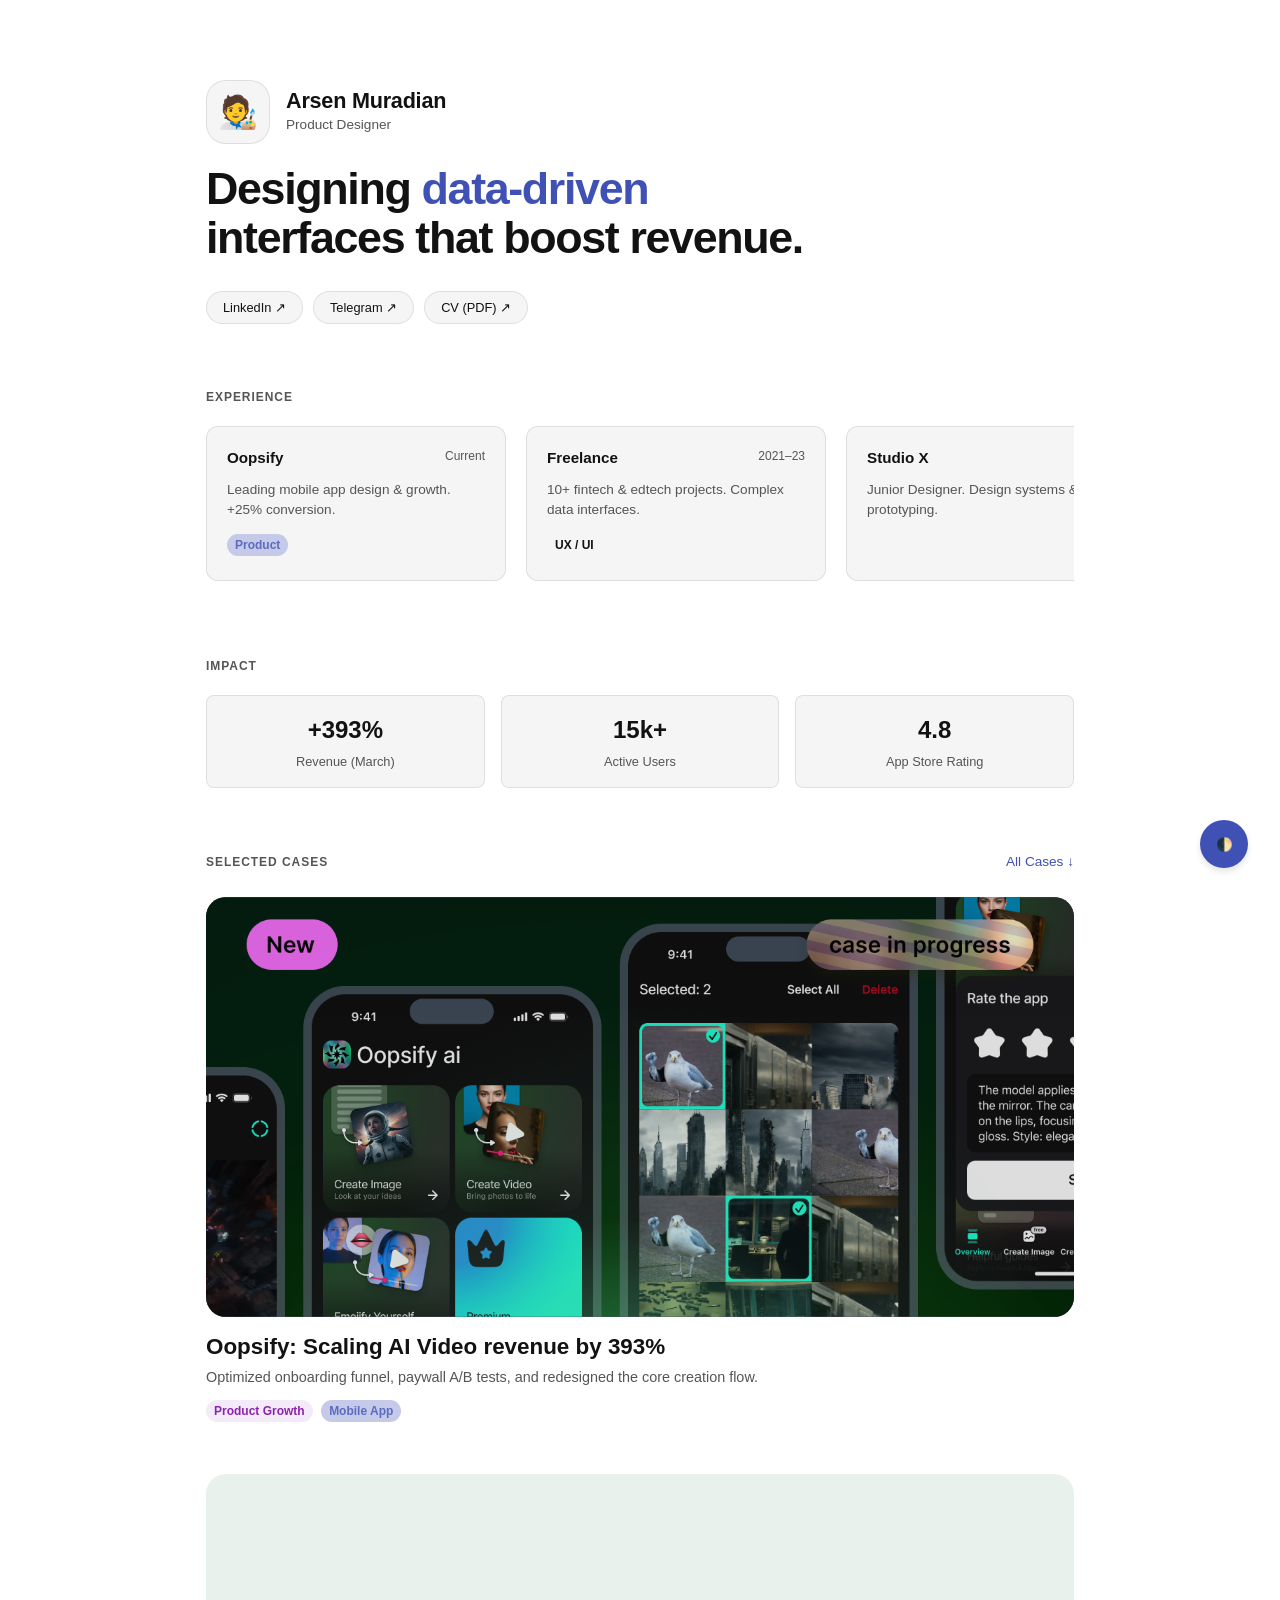
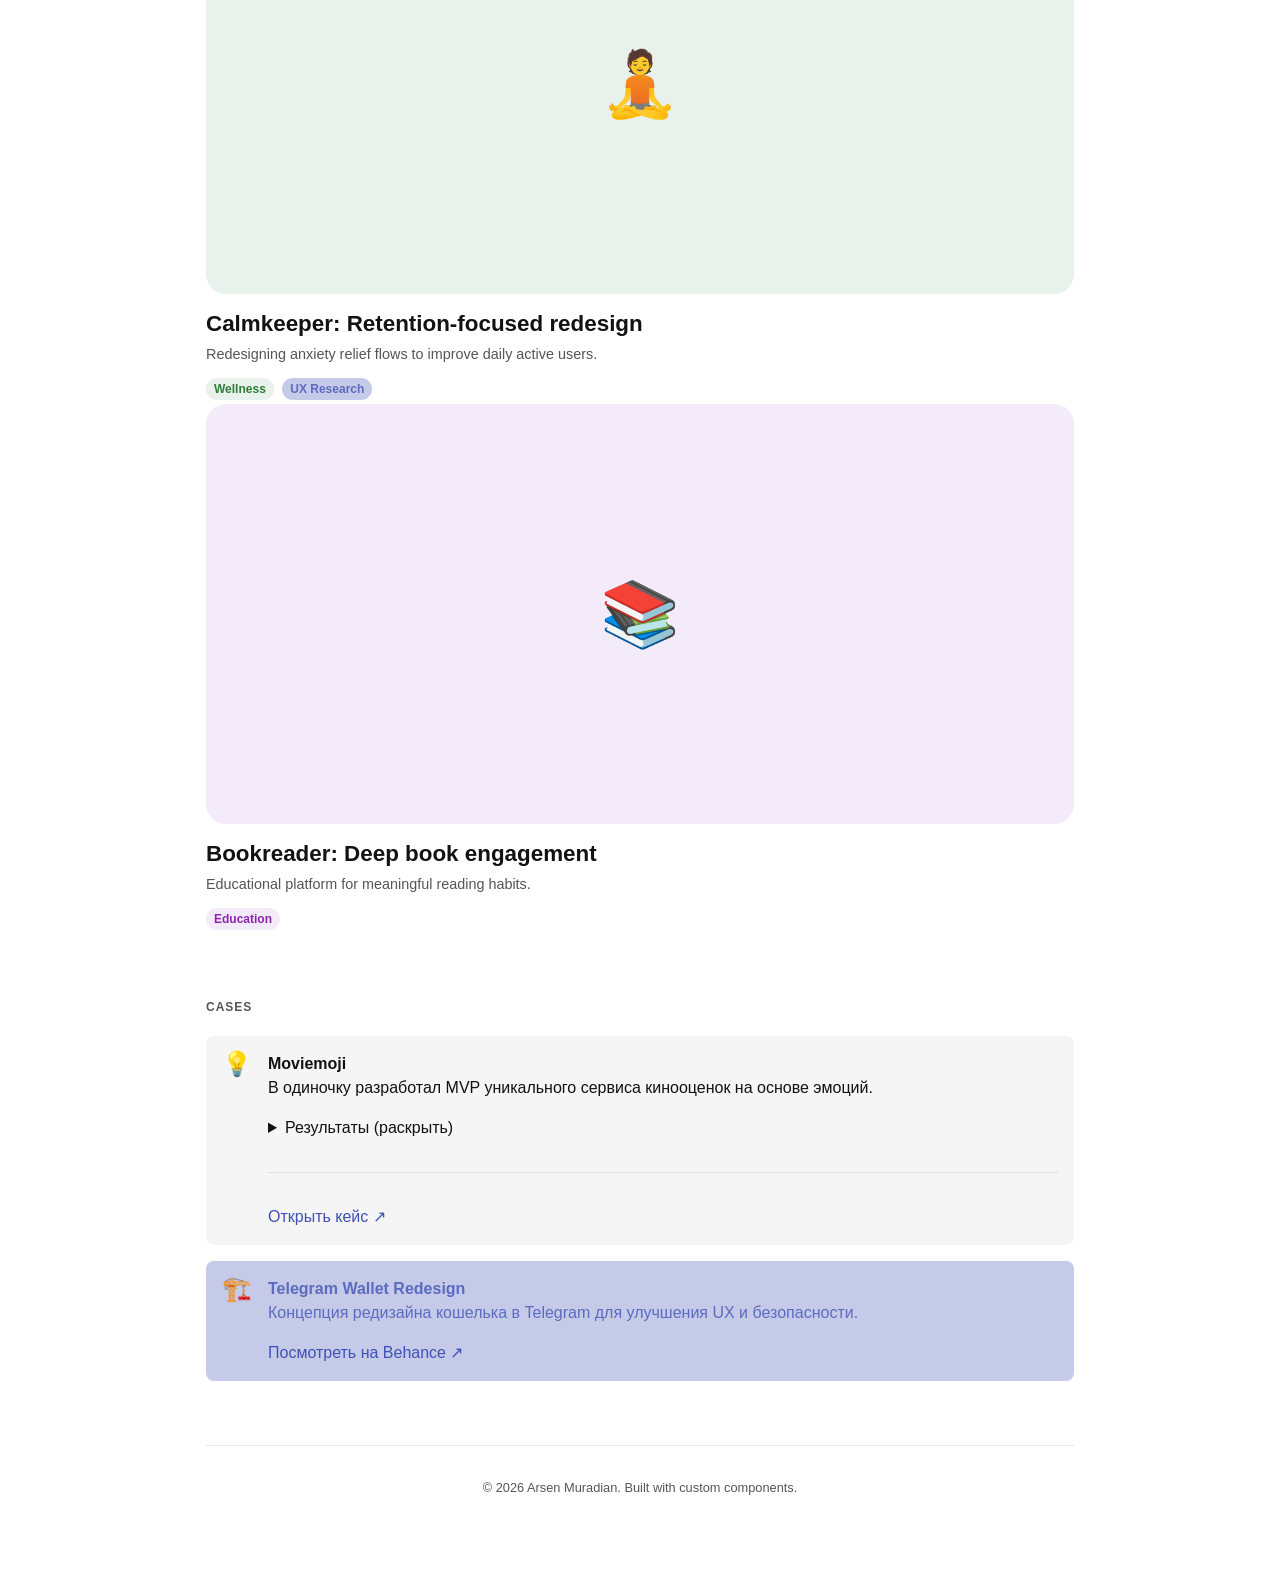
<file: index.html>
<!DOCTYPE html>
<html lang="ru">

<head>
  <meta charset="UTF-8">
  <meta name="viewport" content="width=device-width, initial-scale=1.0">
  <title>Arsen Muradian — UX UI Product Designer</title>
  <script>
    (function () {
      const theme = localStorage.getItem('portfolio-theme') || (window.matchMedia('(prefers-color-scheme: dark)').matches ? 'dark' : 'light');
      document.documentElement.setAttribute('data-theme', theme);
      document.documentElement.classList.add(theme + '-theme');
    })();
  </script>
  <link rel="stylesheet" href="styles/base_tokens.css?v=4">
  <link rel="stylesheet" href="styles/semantic_tokens.css?v=4">
  <link rel="stylesheet" href="styles/main.css?v=4">
  <link rel="stylesheet" href="styles/components.css?v=4">
  <style>
    .avatar-float {
      width: 64px;
      height: 64px;
      border-radius: var(--radius-xl);
      background: var(--bg-secondary);
      border: 1px solid var(--border-light);
      overflow: hidden;
      display: flex;
      align-items: center;
      justify-content: center;
      font-size: 2rem;
      flex-shrink: 0;
    }

    .social-links {
      display: flex;
      gap: 10px;
      flex-wrap: wrap;
    }

    .social-pill {
      padding: 6px 16px;
      background: var(--bg-secondary);
      border: 1px solid var(--border-light);
      border-radius: var(--radius-full);
      font-size: 0.8rem;
      font-weight: 500;
      color: var(--text-primary);
      text-decoration: none;
      transition: background var(--transition-fast);
    }

    .social-pill:hover {
      background: var(--bg-tertiary);
      text-decoration: none;
    }

    .section-label {
      font-size: 0.75rem;
      text-transform: uppercase;
      letter-spacing: 0.08em;
      color: var(--text-secondary);
      margin-bottom: 20px;
      font-weight: 600;
    }

    .exp-scroll {
      display: flex;
      overflow-x: auto;
      gap: 20px;
      padding-bottom: 12px;
      scrollbar-width: none;
    }

    .exp-scroll::-webkit-scrollbar {
      display: none;
    }

    .exp-card {
      min-width: 260px;
      max-width: 300px;
      padding: 20px;
      background: var(--bg-secondary);
      border-radius: var(--radius-l);
      border: 1px solid var(--border-light);
      flex-shrink: 0;
    }

    .exp-card-head {
      display: flex;
      justify-content: space-between;
      margin-bottom: 10px;
    }

    .exp-card-head strong {
      font-size: 0.95rem;
    }

    .exp-card-head span {
      font-size: 0.75rem;
      color: var(--text-secondary);
    }

    .exp-card p {
      font-size: 0.85rem;
      color: var(--text-secondary);
      margin: 0 0 12px;
    }

    /* Case cards — full width, cinematic */
    a.case-card {
      display: block;
      /* Ensure it behaves like a card */
      margin-bottom: 48px;
      cursor: pointer;
      text-decoration: none !important;
      /* No underline by default on the card container */
      color: inherit;
      /* Inherit text color */
    }

    .case-cover {
      width: 100%;
      height: 420px;
      border-radius: var(--radius-xl);
      overflow: hidden;
      margin-bottom: 16px;
      display: flex;
      align-items: center;
      justify-content: center;
    }

    .case-cover img {
      width: 100%;
      height: 100%;
      object-fit: cover;
      opacity: 0.85;
      transition: opacity 0.3s, transform 0.4s;
    }

    /* Hover effects for the anchor card */
    a.case-card:hover .case-cover img {
      opacity: 1;
      transform: scale(1.02);
    }

    a.case-card:hover .case-title {
      text-decoration: underline;
      /* Underline title on hover */
      text-decoration-color: var(--text-secondary);
      /* Subtle underline */
      text-underline-offset: 4px;
    }

    .case-cover-placeholder {
      font-size: 4rem;
    }

    .case-title {
      font-size: 1.4rem;
      font-weight: 700;
      margin: 0 0 6px;
      color: var(--text-primary);
    }

    .case-desc {
      color: var(--text-secondary);
      max-width: 600px;
      font-size: 0.9rem;
      margin: 0 0 10px;
    }
  </style>
</head>

<body class="light-theme">
  <div id="app">

    <!-- ─── Hero ─── -->
    <header style="margin-top: 48px; margin-bottom: 64px;">
      <div style="display: flex; align-items: center; gap: 16px; margin-bottom: 20px;">
        <div class="avatar-float">🧑‍🎨</div>
        <div>
          <h1 style="margin: 0; font-size: 1.35rem; letter-spacing: -0.01em;">Arsen Muradian</h1>
          <p style="margin: 0; color: var(--text-secondary); font-size: 0.85rem;">Product Designer</p>
        </div>
      </div>

      <h2
        style="font-size: 2.8rem; line-height: 1.1; margin: 0 0 24px; border: none; font-weight: 700; letter-spacing: -0.03em;">
        Designing <span style="color: var(--accent-primary);">data&#8209;driven</span><br>
        interfaces that boost&nbsp;revenue.
      </h2>

      <div class="social-links">
        <a href="#" class="social-pill">LinkedIn ↗</a>
        <a href="#" class="social-pill">Telegram ↗</a>
        <a href="#" class="social-pill">CV (PDF) ↗</a>
      </div>
    </header>

    <!-- ─── Experience (Horizontal Scroll) ─── -->
    <section style="margin-bottom: 64px;">
      <p class="section-label">Experience</p>
      <div class="exp-scroll">
        <div class="exp-card">
          <div class="exp-card-head"><strong>Oopsify</strong><span>Current</span></div>
          <p>Leading mobile app design & growth. +25% conversion.</p>
          <span class="badge accent-2">Product</span>
        </div>
        <div class="exp-card">
          <div class="exp-card-head"><strong>Freelance</strong><span>2021–23</span></div>
          <p>10+ fintech & edtech projects. Complex data interfaces.</p>
          <span class="badge accent-1">UX / UI</span>
        </div>
        <div class="exp-card">
          <div class="exp-card-head"><strong>Studio X</strong><span>2020</span></div>
          <p>Junior Designer. Design systems & prototyping.</p>
        </div>
      </div>
    </section>

    <!-- ─── Impact ─── -->
    <section style="margin-bottom: 64px;">
      <p class="section-label">Impact</p>
      <div style="display: grid; grid-template-columns: repeat(3, 1fr); gap: 16px;">
        <div class="stat-item">
          <span class="stat-value">+393%</span>
          <span class="stat-label">Revenue (March)</span>
        </div>
        <div class="stat-item">
          <span class="stat-value">15k+</span>
          <span class="stat-label">Active Users</span>
        </div>
        <div class="stat-item">
          <span class="stat-value">4.8</span>
          <span class="stat-label">App Store Rating</span>
        </div>
      </div>
    </section>

    <!-- ─── Selected Cases ─── -->
    <section style="margin-bottom: 64px;">
      <div style="display: flex; justify-content: space-between; align-items: baseline; margin-bottom: 24px;">
        <p class="section-label" style="margin-bottom: 0;">Selected Cases</p>
        <a href="#cases" style="font-size: 0.85rem;">All Cases ↓</a>
      </div>

      <!-- Oopsify -->
      <a href="/case/oopsify/" class="case-card">
        <div class="case-cover" style="background: #1a1a1a;">
          <img src="images/cover_ofoopsify.png" alt="Oopsify Cover">
        </div>
        <h3 class="case-title">Oopsify: Scaling AI&nbsp;Video revenue by 393%</h3>
        <p class="case-desc">Optimized onboarding funnel, paywall A/B tests, and redesigned the core creation flow.</p>
        <span class="badge accent-5">Product Growth</span>
        <span class="badge accent-2">Mobile App</span>
      </a>

      <!-- Calmkeeper -->
      <div class="case-card">
        <div class="case-cover" style="background: var(--surface-accent-3);">
          <span class="case-cover-placeholder">🧘</span>
        </div>
        <h3 class="case-title">Calmkeeper: Retention-focused redesign</h3>
        <p class="case-desc">Redesigning anxiety relief flows to improve daily active users.</p>
        <span class="badge accent-3">Wellness</span>
        <span class="badge accent-2">UX Research</span>
      </div>

      <!-- Bookreader -->
      <div class="case-card">
        <div class="case-cover" style="background: var(--surface-accent-5);">
          <span class="case-cover-placeholder">📚</span>
        </div>
        <h3 class="case-title">Bookreader: Deep book engagement</h3>
        <p class="case-desc">Educational platform for meaningful reading habits.</p>
        <span class="badge accent-5">Education</span>
      </div>
    </section>

    <!-- ─── More Cases ─── -->
    <section id="cases" style="margin-bottom: 64px;">
      <p class="section-label">Cases</p>

      <div class="callout accent-1">
        <div class="callout-icon">💡</div>
        <div class="callout-content">
          <strong>Moviemoji</strong>
          <p>В одиночку разработал MVP уникального сервиса кинооценок на основе эмоций.</p>
          <details class="toggle-block">
            <summary>Результаты (раскрыть)</summary>
            <div class="toggle-content">
              <p>Доказал жизнеспособность идеи на тестовых пользователях.</p>
            </div>
          </details>
          <hr>
          <a href="#">Открыть кейс ↗</a>
        </div>
      </div>

      <div class="callout accent-2">
        <div class="callout-icon">🏗️</div>
        <div class="callout-content">
          <strong>Telegram Wallet Redesign</strong>
          <p>Концепция редизайна кошелька в Telegram для улучшения UX и безопасности.</p>
          <a href="#">Посмотреть на Behance ↗</a>
        </div>
      </div>
    </section>

    <!-- ─── Footer ─── -->
    <footer style="text-align: center; padding-bottom: var(--space-xl);">
      <hr>
      <p style="font-size: 0.8rem; color: var(--text-secondary);">© 2026 Arsen Muradian. Built with custom components.
      </p>
    </footer>

  </div>

  <!-- Floating Theme Toggle -->
  <button class="theme-toggle-btn" onclick="toggleTheme()" aria-label="Toggle Theme">🌓</button>

  <script src="scripts/theme_switcher.js?v=4"></script>
  <script src="scripts/router.js?v=4"></script>
</body>

</html>
</file>
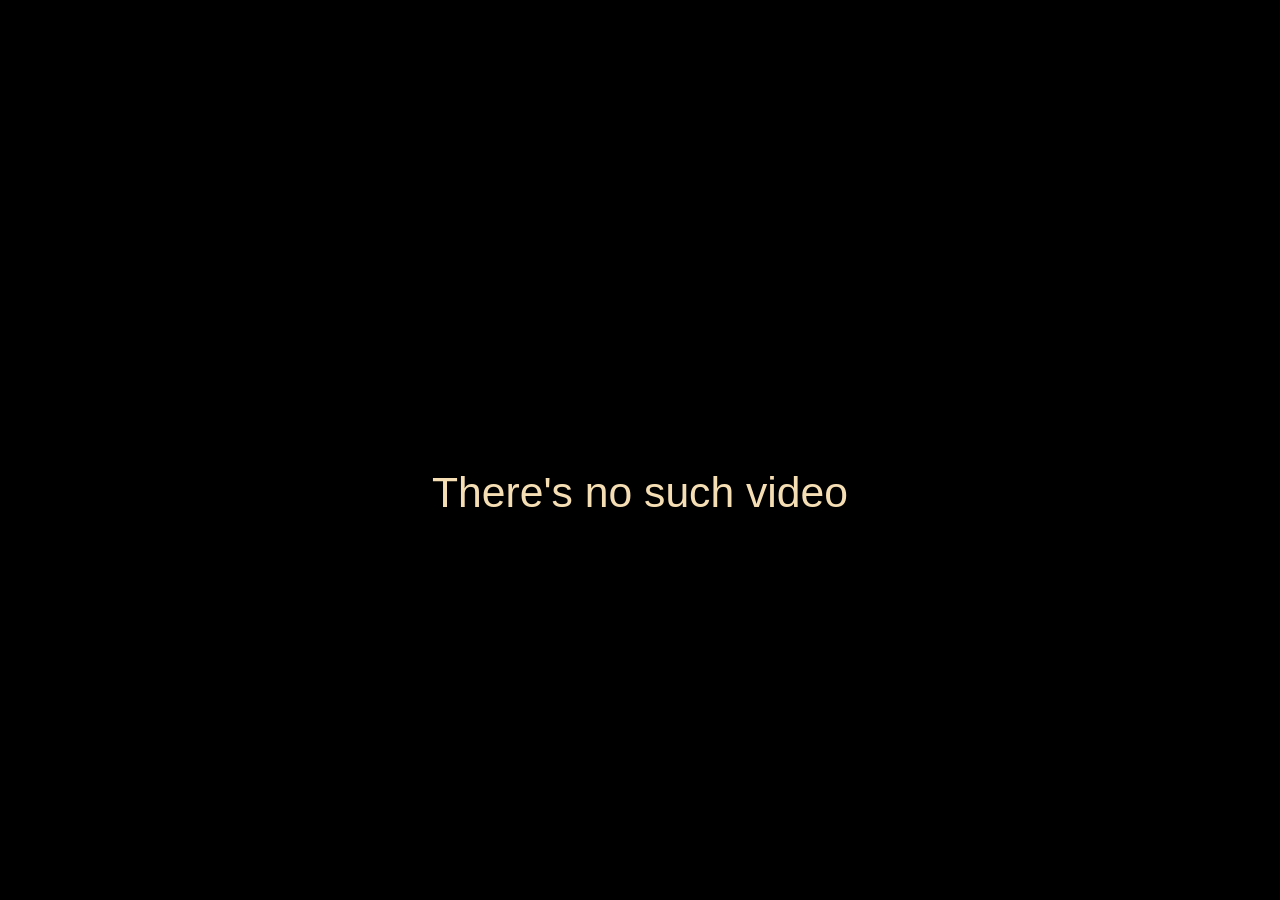
<file: embed/index.html>
<!DOCTYPE html>
<html>
<head>
  <title>YouTube Embed</title>
  <style>
    body {
      margin: 0;
      overflow: hidden;
      background-color: black;
    }
    body p{
      /* margin: 30%; */
      overflow: hidden;
      background-color: black;
      /* font-family: Roboto; */
      color: wheat;
      font-family: 'Roboto', 'Arial', sans-serif;
      font-size: 32pt;
      display: flex;
      justify-content: center;
      align-items: center;
      flex-wrap: wrap;
      align-content: center;
      position: fixed;
      /* top: 0px; */
      /* bottom: 0px; */
      height: 100%;
      width: 100%;
    }

    iframe {
      width: 100vw;
      height: 100vh;
      border: none;
    }
  </style>
</head>
<body>
  <div id="video-container">
    <!-- iframe будет вставлен сюда -->
  </div>

  <script>
    document.addEventListener('DOMContentLoaded', function() {
      const videoContainer = document.getElementById('video-container');
      const params = new URLSearchParams(window.location.search);
      const videoId = params.get('v');

      if (videoId) {
        fetch('video-params.json') // Загрузка JSON файла, путь изменен, предполагается что video-params.json на уровень выше embed.html
          .then(response => response.json())
          .then(videoParamsData => {
            const youtubeParams = videoParamsData.youtube_params;
            let youtubeUrl = 'https://www.youtube.com/embed/' + videoId + '?';

            for (const key in youtubeParams) {
              let value = youtubeParams[key];
              if (value === "%VIDEO_ID%") {
                value = videoId;
              }
              youtubeUrl += key + '=' + value + '&';
            }
            youtubeUrl = youtubeUrl.slice(0, -1);

            const iframe = document.createElement('iframe');
            iframe.src = youtubeUrl;
            iframe.title = 'YouTube Video';
            iframe.frameborder = '0';
            iframe.allow = 'accelerometer; autoplay; clipboard-write; encrypted-media; gyroscope; picture-in-picture; web-share';
            iframe.allowFullscreen = true;

            videoContainer.appendChild(iframe);

          });
      } else {
        videoContainer.innerHTML = '<p>There\'s no such video</p>';
      }
    });
  </script>
</body>
</html>
</file>
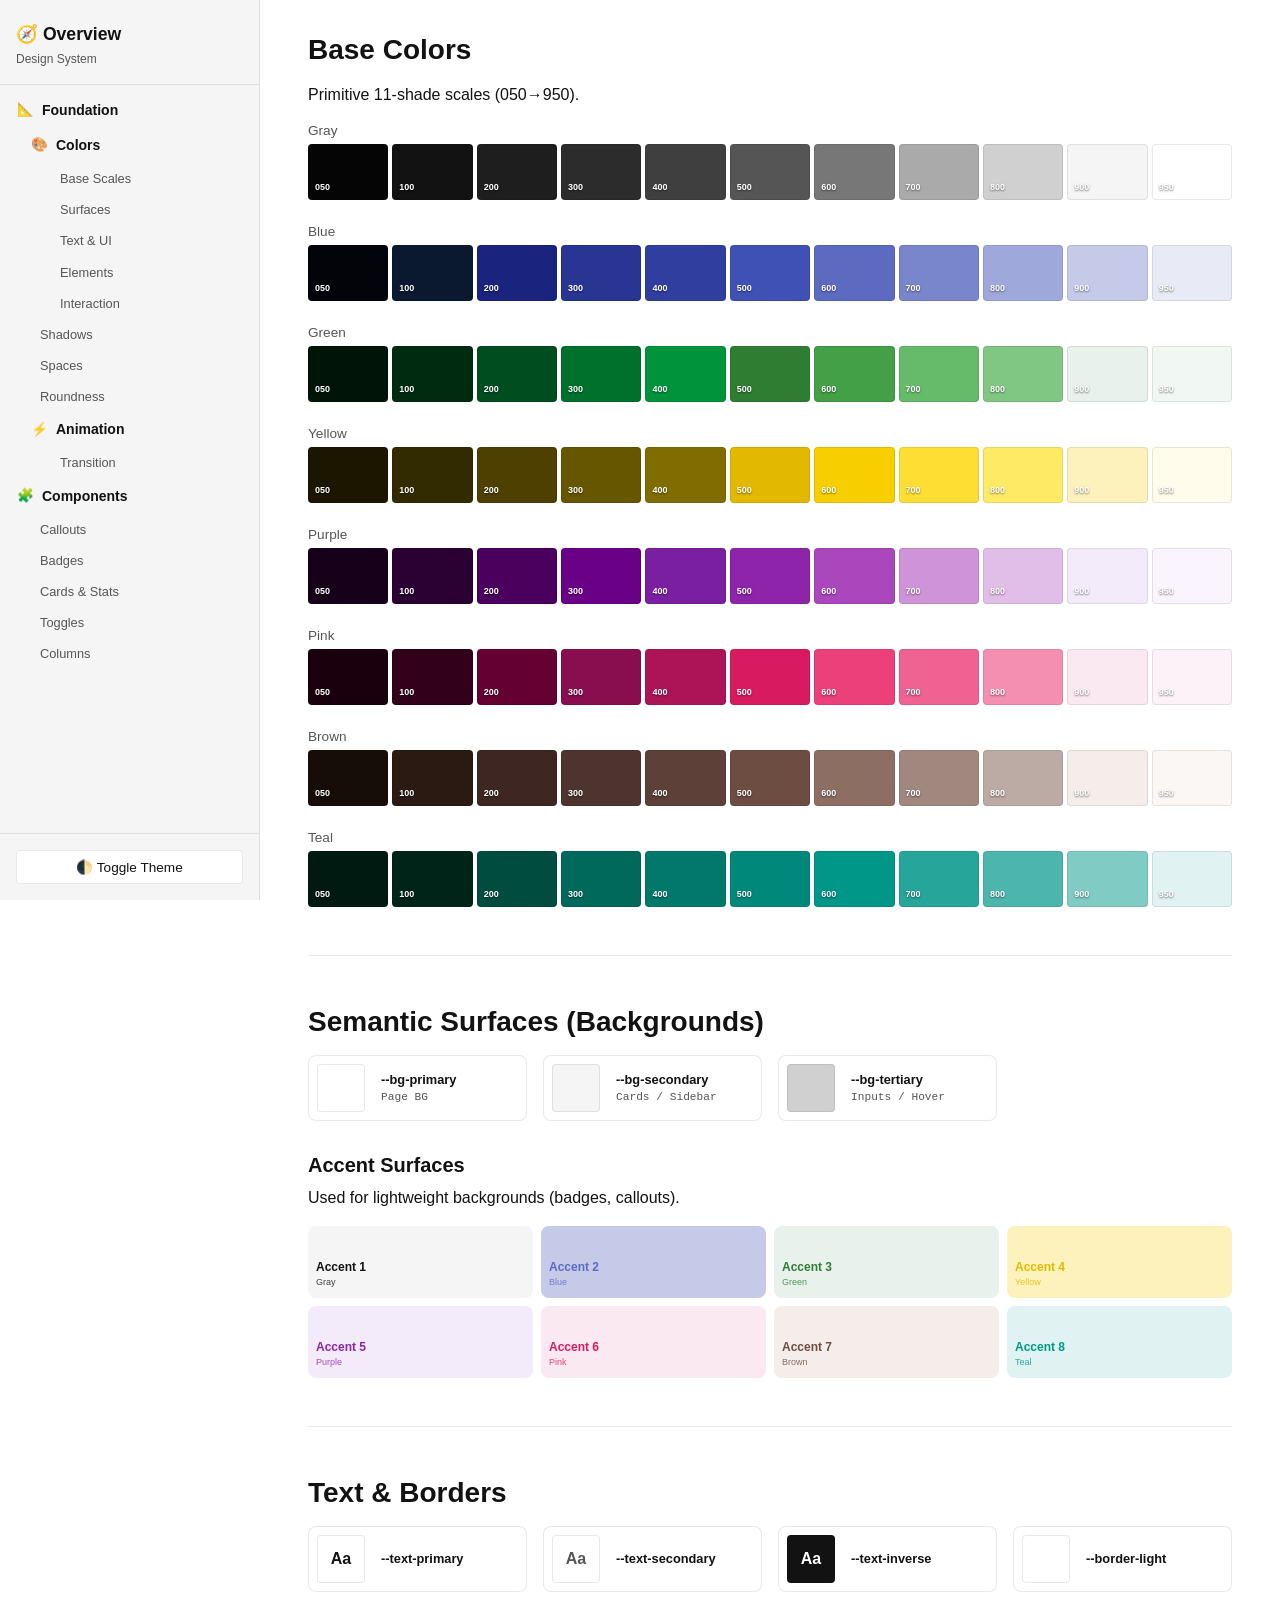
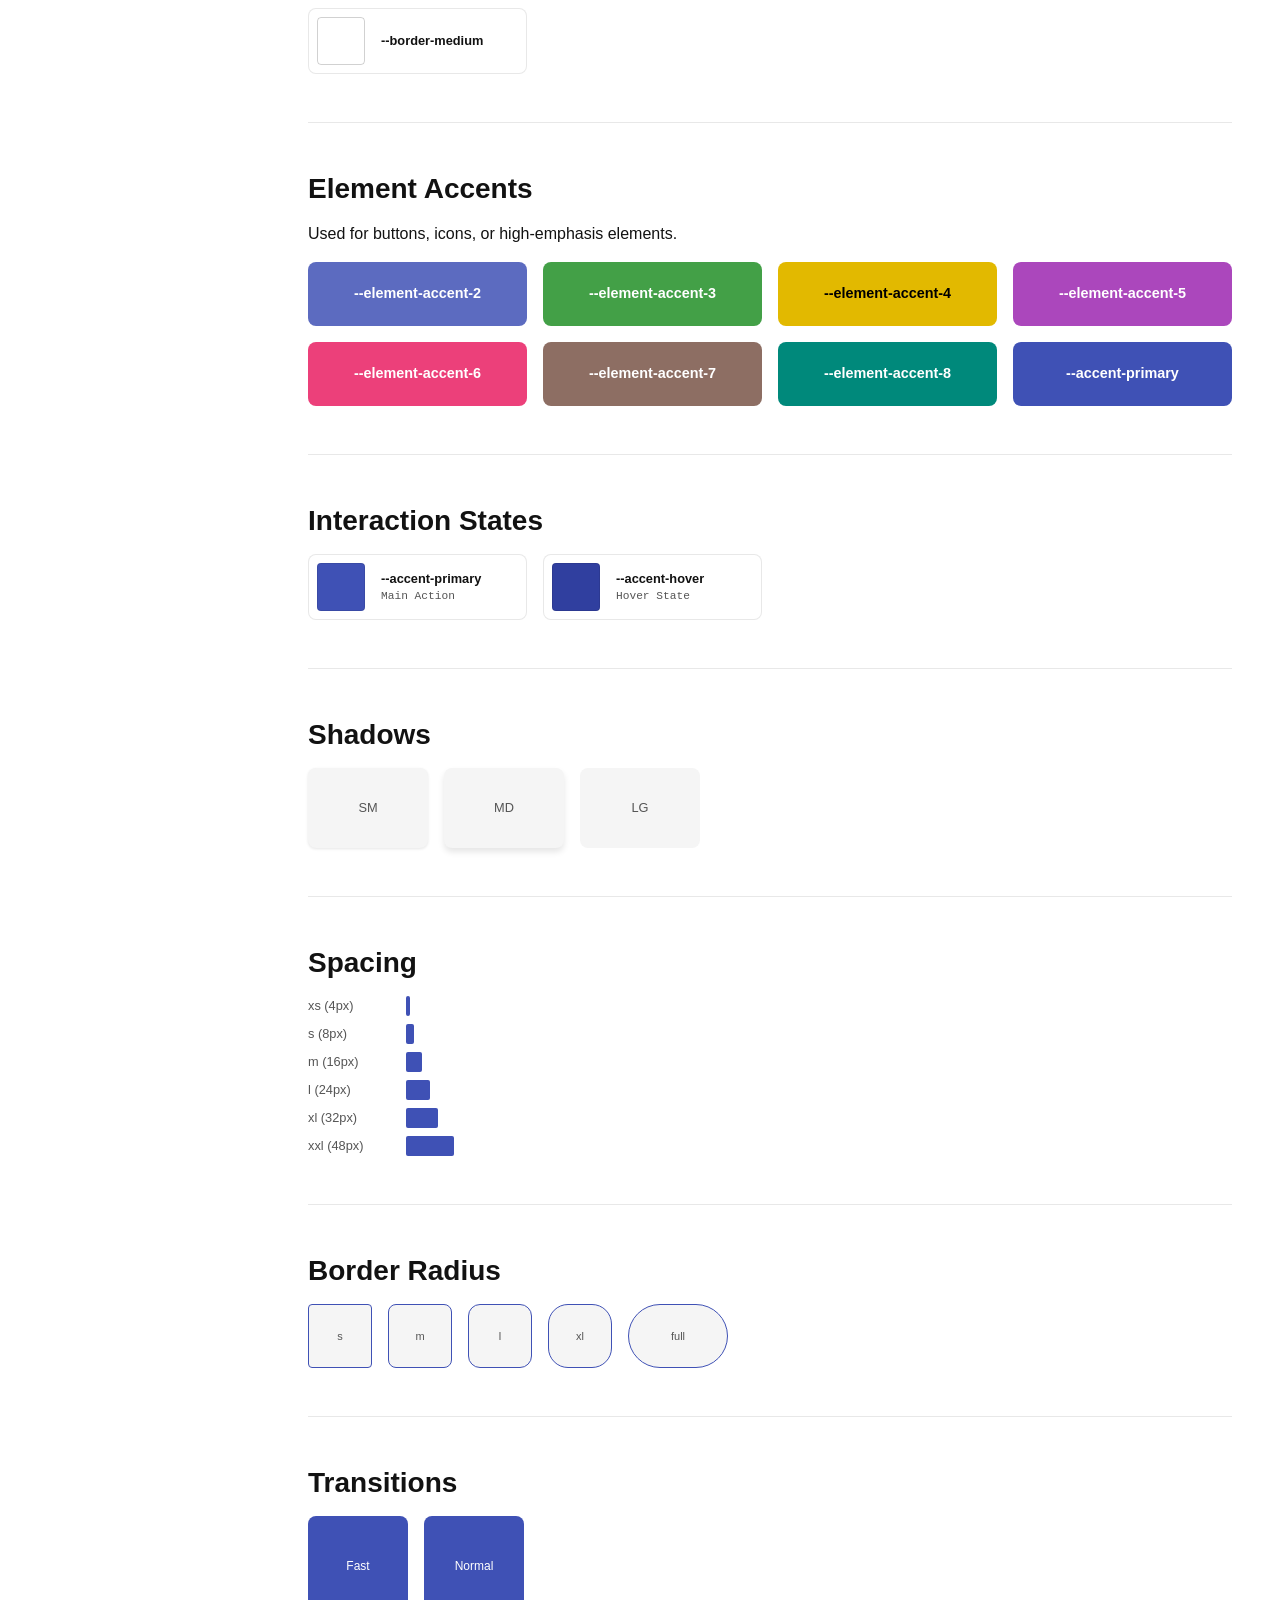
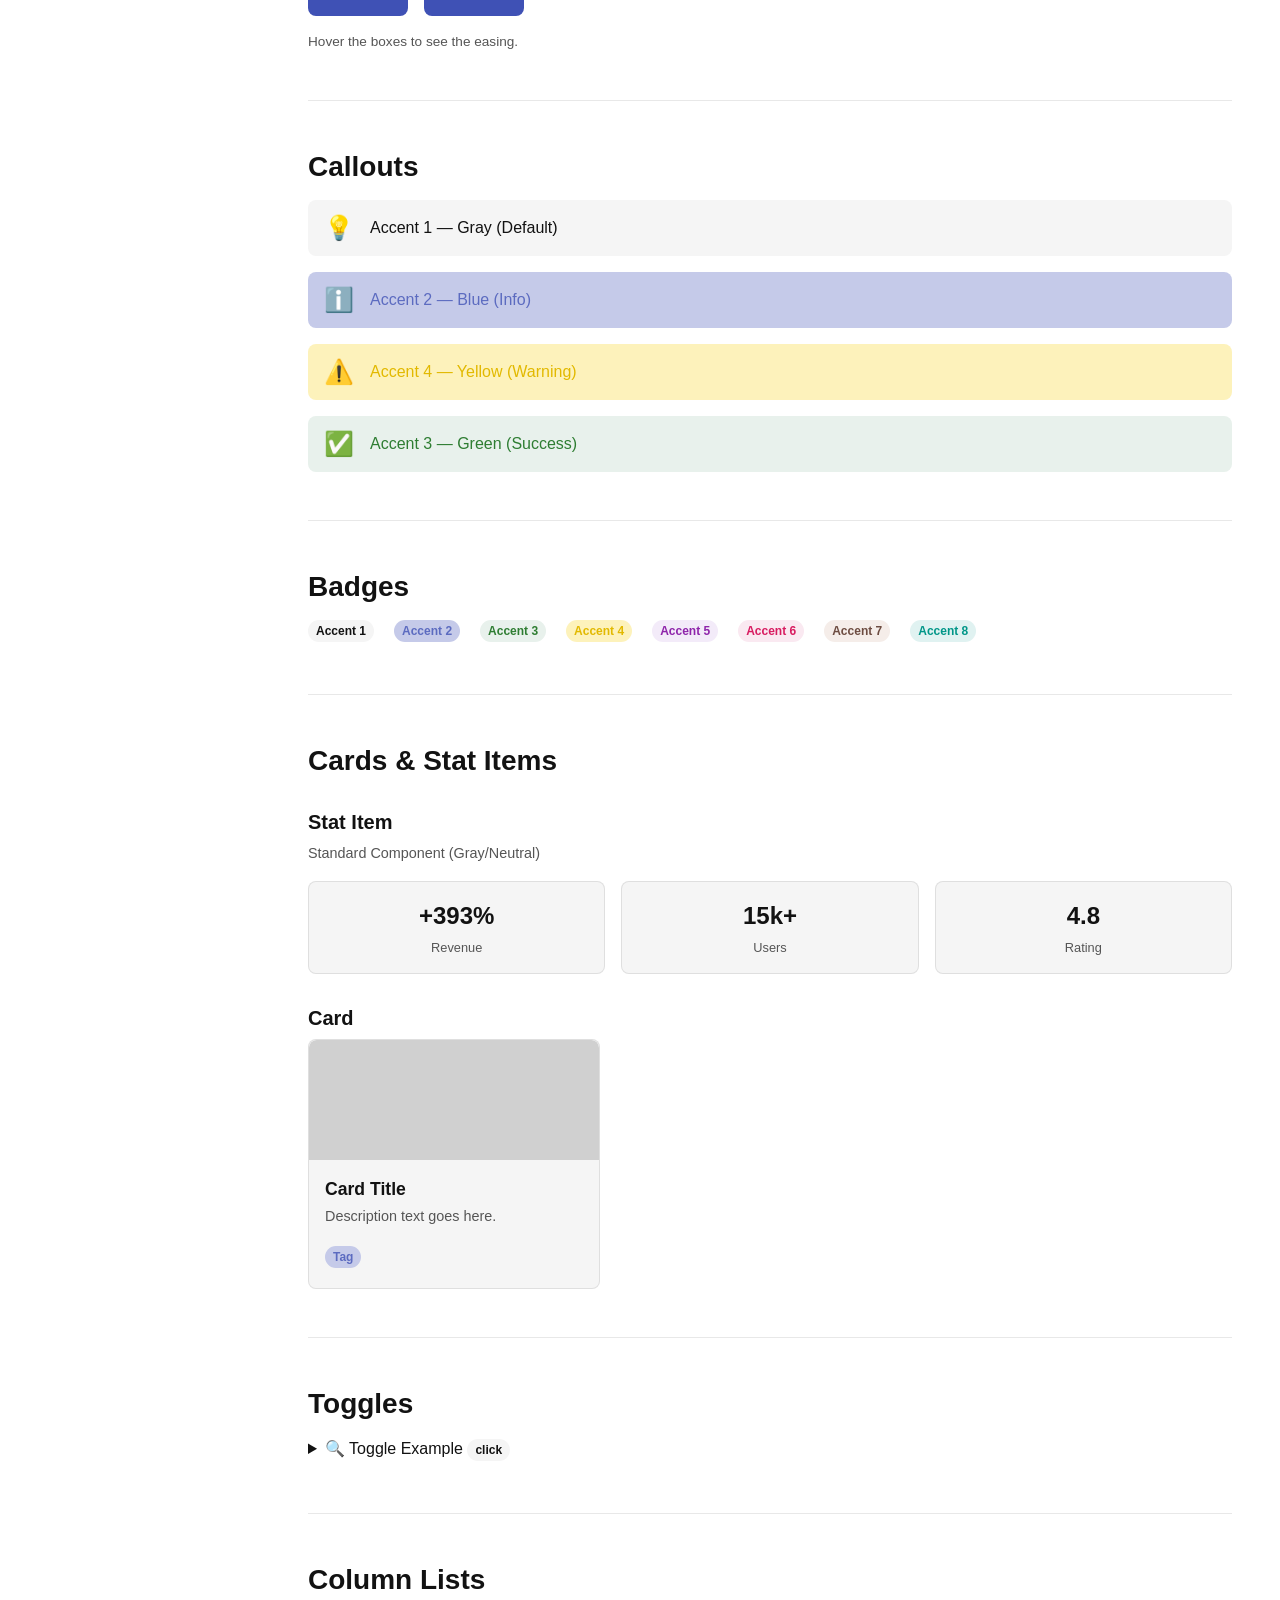
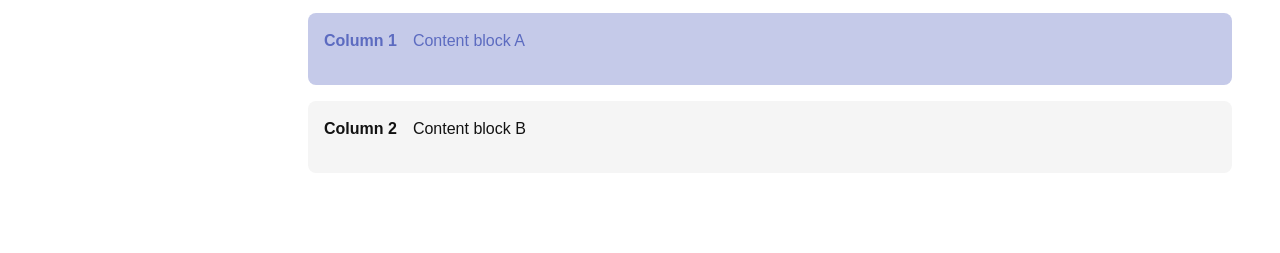
<file: overview/index.html>
<!DOCTYPE html>
<html lang="ru">

<head>
  <meta charset="UTF-8">
  <meta name="viewport" content="width=device-width, initial-scale=1.0">
  <title>Overview — Design System</title>
  <script>
    (function () {
      const theme = localStorage.getItem('portfolio-theme') || (window.matchMedia('(prefers-color-scheme: dark)').matches ? 'dark' : 'light');
      document.documentElement.setAttribute('data-theme', theme);
      document.documentElement.classList.add(theme + '-theme');
    })();
  </script>
  <link rel="stylesheet" href="../styles/base_tokens.css?v=4">
  <link rel="stylesheet" href="../styles/semantic_tokens.css?v=4">
  <link rel="stylesheet" href="../styles/main.css?v=4">
  <link rel="stylesheet" href="../styles/components.css?v=4">
  <link rel="stylesheet" href="../overview/overview.css?v=4">
  <style>
    /* Additional local styles for new token displays */
    .token-grid {
      display: grid;
      grid-template-columns: repeat(auto-fill, minmax(180px, 1fr));
      gap: var(--space-m);
      margin-bottom: var(--space-l);
    }

    .token-card {
      background: var(--bg-primary);
      border: 1px solid var(--border-light);
      border-radius: var(--radius-m);
      padding: var(--space-s);
      display: flex;
      align-items: center;
      gap: var(--space-m);
    }

    .token-preview {
      width: 48px;
      height: 48px;
      border-radius: var(--radius-s);
      border: 1px solid var(--border-light);
      flex-shrink: 0;
    }

    .token-info {
      display: flex;
      flex-direction: column;
      font-size: 0.8rem;
    }

    .token-name {
      font-weight: 600;
      color: var(--text-primary);
    }

    .token-val {
      color: var(--text-secondary);
      font-family: monospace;
      font-size: 0.7rem;
    }

    /* Element Accents Grid */
    .element-accent-grid {
      display: grid;
      grid-template-columns: repeat(4, 1fr);
      gap: 16px;
    }

    .element-box {
      height: 64px;
      border-radius: var(--radius-m);
      display: flex;
      align-items: center;
      justify-content: center;
      color: white;
      font-weight: 600;
      font-size: 0.9rem;
    }

    /* Sections are visible by default in CSS, filtered via JS classes */
    .overview-section.hidden {
      display: none !important;
    }

    .overview-section {
      display: block;
      /* Default state */
    }
  </style>
</head>

<body class="light-theme overview-body">
  <div id="overview-app">

    <!-- ─── Sidebar ─── -->
    <aside class="sidebar">
      <div class="sidebar-header" onclick="showAll()" style="cursor: pointer;">
        <h2>🧭 Overview</h2>
        <p>Design System</p>
      </div>

      <nav class="tree-nav">
        <ul>
          <!-- Foundation -->
          <li>
            <div class="tree-item" onclick="filterGroup('foundation')">
              <span class="tree-icon">📐</span> Foundation
            </div>
            <ul id="group-foundation" class="tree-group open">
              <li>
                <div class="tree-item" onclick="filterGroup('colors')"
                  style="padding-left: calc(var(--space-m) + 14px);">
                  <span class="tree-icon">🎨</span> Colors
                </div>
                <ul id="group-colors" class="tree-group open">
                  <li class="tree-leaf tree-leaf-l2" onclick="scrollToSection('base-colors', this)">Base Scales</li>
                  <li class="tree-leaf tree-leaf-l2" onclick="scrollToSection('semantic-surfaces', this)">Surfaces</li>
                  <li class="tree-leaf tree-leaf-l2" onclick="scrollToSection('semantic-text', this)">Text & UI</li>
                  <li class="tree-leaf tree-leaf-l2" onclick="scrollToSection('semantic-elements', this)">Elements</li>
                  <li class="tree-leaf tree-leaf-l2" onclick="scrollToSection('semantic-interaction', this)">Interaction
                  </li>
                </ul>
              </li>
              <li class="tree-leaf" onclick="scrollToSection('shadows', this)">Shadows</li>
              <li class="tree-leaf" onclick="scrollToSection('spaces', this)">Spaces</li>
              <li class="tree-leaf" onclick="scrollToSection('roundness', this)">Roundness</li>
              <li>
                <div class="tree-item" onclick="filterGroup('animation')"
                  style="padding-left: calc(var(--space-m) + 14px);">
                  <span class="tree-icon">⚡</span> Animation
                </div>
                <ul id="group-animation" class="tree-group open">
                  <li class="tree-leaf tree-leaf-l2" onclick="scrollToSection('transitions', this)">Transition</li>
                </ul>
              </li>
            </ul>
          </li>

          <!-- Components -->
          <li>
            <div class="tree-item" onclick="filterGroup('components')">
              <span class="tree-icon">🧩</span> Components
            </div>
            <ul id="group-components" class="tree-group open">
              <li class="tree-leaf" onclick="scrollToSection('comp-callouts', this)">Callouts</li>
              <li class="tree-leaf" onclick="scrollToSection('comp-badges', this)">Badges</li>
              <li class="tree-leaf" onclick="scrollToSection('comp-cards', this)">Cards & Stats</li>
              <li class="tree-leaf" onclick="scrollToSection('comp-toggles', this)">Toggles</li>
              <li class="tree-leaf" onclick="scrollToSection('comp-columns', this)">Columns</li>
            </ul>
          </li>
        </ul>
      </nav>

      <div class="sidebar-footer">
        <button class="theme-toggle-btn-small" onclick="toggleTheme()">🌓 Toggle Theme</button>
      </div>
    </aside>

    <!-- ─── Content Area ─── -->
    <main class="content-area">

      <!-- ═══ BASE COLORS ═══ -->
      <section id="base-colors" class="overview-section" data-group="foundation colors">
        <h1>Base Colors</h1>
        <p>Primitive 11-shade scales (050→950).</p>

        <div class="color-row-container">
          <!-- Grays -->
          <h4>Gray</h4>
          <div class="palette-grid full-row">
            <div class="swatch" style="background:var(--base-gray-050)">050</div>
            <div class="swatch" style="background:var(--base-gray-100)">100</div>
            <div class="swatch" style="background:var(--base-gray-200)">200</div>
            <div class="swatch" style="background:var(--base-gray-300)">300</div>
            <div class="swatch" style="background:var(--base-gray-400)">400</div>
            <div class="swatch" style="background:var(--base-gray-500)">500</div>
            <div class="swatch" style="background:var(--base-gray-600)">600</div>
            <div class="swatch" style="background:var(--base-gray-700)">700</div>
            <div class="swatch" style="background:var(--base-gray-800)">800</div>
            <div class="swatch" style="background:var(--base-gray-900)">900</div>
            <div class="swatch" style="background:var(--base-gray-950)">950</div>
          </div>

          <h4>Blue</h4>
          <div class="palette-grid full-row">
            <div class="swatch" style="background:var(--base-blue-050)">050</div>
            <div class="swatch" style="background:var(--base-blue-100)">100</div>
            <div class="swatch" style="background:var(--base-blue-200)">200</div>
            <div class="swatch" style="background:var(--base-blue-300)">300</div>
            <div class="swatch" style="background:var(--base-blue-400)">400</div>
            <div class="swatch" style="background:var(--base-blue-500)">500</div>
            <div class="swatch" style="background:var(--base-blue-600)">600</div>
            <div class="swatch" style="background:var(--base-blue-700)">700</div>
            <div class="swatch" style="background:var(--base-blue-800)">800</div>
            <div class="swatch" style="background:var(--base-blue-900)">900</div>
            <div class="swatch" style="background:var(--base-blue-950)">950</div>
          </div>

          <h4>Green</h4>
          <div class="palette-grid full-row">
            <div class="swatch" style="background:var(--base-green-050)">050</div>
            <div class="swatch" style="background:var(--base-green-100)">100</div>
            <div class="swatch" style="background:var(--base-green-200)">200</div>
            <div class="swatch" style="background:var(--base-green-300)">300</div>
            <div class="swatch" style="background:var(--base-green-400)">400</div>
            <div class="swatch" style="background:var(--base-green-500)">500</div>
            <div class="swatch" style="background:var(--base-green-600)">600</div>
            <div class="swatch" style="background:var(--base-green-700)">700</div>
            <div class="swatch" style="background:var(--base-green-800)">800</div>
            <div class="swatch" style="background:var(--base-green-900)">900</div>
            <div class="swatch" style="background:var(--base-green-950)">950</div>
          </div>

          <h4>Yellow</h4>
          <div class="palette-grid full-row">
            <div class="swatch" style="background:var(--base-yellow-050)">050</div>
            <div class="swatch" style="background:var(--base-yellow-100)">100</div>
            <div class="swatch" style="background:var(--base-yellow-200)">200</div>
            <div class="swatch" style="background:var(--base-yellow-300)">300</div>
            <div class="swatch" style="background:var(--base-yellow-400)">400</div>
            <div class="swatch" style="background:var(--base-yellow-500)">500</div>
            <div class="swatch" style="background:var(--base-yellow-600)">600</div>
            <div class="swatch" style="background:var(--base-yellow-700)">700</div>
            <div class="swatch" style="background:var(--base-yellow-800)">800</div>
            <div class="swatch" style="background:var(--base-yellow-900)">900</div>
            <div class="swatch" style="background:var(--base-yellow-950)">950</div>
          </div>

          <h4>Purple</h4>
          <div class="palette-grid full-row">
            <div class="swatch" style="background:var(--base-purple-050)">050</div>
            <div class="swatch" style="background:var(--base-purple-100)">100</div>
            <div class="swatch" style="background:var(--base-purple-200)">200</div>
            <div class="swatch" style="background:var(--base-purple-300)">300</div>
            <div class="swatch" style="background:var(--base-purple-400)">400</div>
            <div class="swatch" style="background:var(--base-purple-500)">500</div>
            <div class="swatch" style="background:var(--base-purple-600)">600</div>
            <div class="swatch" style="background:var(--base-purple-700)">700</div>
            <div class="swatch" style="background:var(--base-purple-800)">800</div>
            <div class="swatch" style="background:var(--base-purple-900)">900</div>
            <div class="swatch" style="background:var(--base-purple-950)">950</div>
          </div>

          <h4>Pink</h4>
          <div class="palette-grid full-row">
            <div class="swatch" style="background:var(--base-pink-050)">050</div>
            <div class="swatch" style="background:var(--base-pink-100)">100</div>
            <div class="swatch" style="background:var(--base-pink-200)">200</div>
            <div class="swatch" style="background:var(--base-pink-300)">300</div>
            <div class="swatch" style="background:var(--base-pink-400)">400</div>
            <div class="swatch" style="background:var(--base-pink-500)">500</div>
            <div class="swatch" style="background:var(--base-pink-600)">600</div>
            <div class="swatch" style="background:var(--base-pink-700)">700</div>
            <div class="swatch" style="background:var(--base-pink-800)">800</div>
            <div class="swatch" style="background:var(--base-pink-900)">900</div>
            <div class="swatch" style="background:var(--base-pink-950)">950</div>
          </div>

          <h4>Brown</h4>
          <div class="palette-grid full-row">
            <div class="swatch" style="background:var(--base-brown-050)">050</div>
            <div class="swatch" style="background:var(--base-brown-100)">100</div>
            <div class="swatch" style="background:var(--base-brown-200)">200</div>
            <div class="swatch" style="background:var(--base-brown-300)">300</div>
            <div class="swatch" style="background:var(--base-brown-400)">400</div>
            <div class="swatch" style="background:var(--base-brown-500)">500</div>
            <div class="swatch" style="background:var(--base-brown-600)">600</div>
            <div class="swatch" style="background:var(--base-brown-700)">700</div>
            <div class="swatch" style="background:var(--base-brown-800)">800</div>
            <div class="swatch" style="background:var(--base-brown-900)">900</div>
            <div class="swatch" style="background:var(--base-brown-950)">950</div>
          </div>

          <h4>Teal</h4>
          <div class="palette-grid full-row">
            <div class="swatch" style="background:var(--base-teal-050)">050</div>
            <div class="swatch" style="background:var(--base-teal-100)">100</div>
            <div class="swatch" style="background:var(--base-teal-200)">200</div>
            <div class="swatch" style="background:var(--base-teal-300)">300</div>
            <div class="swatch" style="background:var(--base-teal-400)">400</div>
            <div class="swatch" style="background:var(--base-teal-500)">500</div>
            <div class="swatch" style="background:var(--base-teal-600)">600</div>
            <div class="swatch" style="background:var(--base-teal-700)">700</div>
            <div class="swatch" style="background:var(--base-teal-800)">800</div>
            <div class="swatch" style="background:var(--base-teal-900)">900</div>
            <div class="swatch" style="background:var(--base-teal-950)">950</div>
          </div>
        </div>
      </section>

      <hr class="overview-section" data-group="foundation colors">

      <!-- ═══ SEMANTIC: SURFACES ═══ -->
      <section id="semantic-surfaces" class="overview-section" data-group="foundation colors">
        <h1>Semantic Surfaces (Backgrounds)</h1>
        <div class="token-grid">
          <div class="token-card">
            <div class="token-preview" style="background:var(--bg-primary)"></div>
            <div class="token-info"><span class="token-name">--bg-primary</span><span class="token-val">Page BG</span>
            </div>
          </div>
          <div class="token-card">
            <div class="token-preview" style="background:var(--bg-secondary)"></div>
            <div class="token-info"><span class="token-name">--bg-secondary</span><span class="token-val">Cards /
                Sidebar</span></div>
          </div>
          <div class="token-card">
            <div class="token-preview" style="background:var(--bg-tertiary)"></div>
            <div class="token-info"><span class="token-name">--bg-tertiary</span><span class="token-val">Inputs /
                Hover</span></div>
          </div>
        </div>

        <h3>Accent Surfaces</h3>
        <p>Used for lightweight backgrounds (badges, callouts).</p>
        <div class="accent-grid">
          <div class="accent-swatch" style="background:var(--surface-accent-1); color:var(--text-accent-1);">
            <span>Accent 1</span><small>Gray</small>
          </div>
          <div class="accent-swatch" style="background:var(--surface-accent-2); color:var(--text-accent-2);">
            <span>Accent 2</span><small>Blue</small>
          </div>
          <div class="accent-swatch" style="background:var(--surface-accent-3); color:var(--text-accent-3);">
            <span>Accent 3</span><small>Green</small>
          </div>
          <div class="accent-swatch" style="background:var(--surface-accent-4); color:var(--text-accent-4);">
            <span>Accent 4</span><small>Yellow</small>
          </div>
          <div class="accent-swatch" style="background:var(--surface-accent-5); color:var(--text-accent-5);">
            <span>Accent 5</span><small>Purple</small>
          </div>
          <div class="accent-swatch" style="background:var(--surface-accent-6); color:var(--text-accent-6);">
            <span>Accent 6</span><small>Pink</small>
          </div>
          <div class="accent-swatch" style="background:var(--surface-accent-7); color:var(--text-accent-7);">
            <span>Accent 7</span><small>Brown</small>
          </div>
          <div class="accent-swatch" style="background:var(--surface-accent-8); color:var(--text-accent-8);">
            <span>Accent 8</span><small>Teal</small>
          </div>
        </div>
      </section>

      <hr class="overview-section" data-group="foundation colors">

      <!-- ═══ SEMANTIC: TEXT & BORDERS ═══ -->
      <section id="semantic-text" class="overview-section" data-group="foundation colors">
        <h1>Text & Borders</h1>
        <div class="token-grid">
          <div class="token-card">
            <div class="token-preview"
              style="background:var(--bg-primary); display:flex; align-items:center; justify-content:center; color:var(--text-primary); font-weight:bold;">
              Aa</div>
            <div class="token-info"><span class="token-name">--text-primary</span></div>
          </div>
          <div class="token-card">
            <div class="token-preview"
              style="background:var(--bg-primary); display:flex; align-items:center; justify-content:center; color:var(--text-secondary); font-weight:bold;">
              Aa</div>
            <div class="token-info"><span class="token-name">--text-secondary</span></div>
          </div>
          <div class="token-card">
            <div class="token-preview"
              style="background:var(--text-primary); display:flex; align-items:center; justify-content:center; color:var(--text-inverse); font-weight:bold;">
              Aa</div>
            <div class="token-info"><span class="token-name">--text-inverse</span></div>
          </div>
          <div class="token-card">
            <div class="token-preview" style="border:1px solid var(--border-light)"></div>
            <div class="token-info"><span class="token-name">--border-light</span></div>
          </div>
          <div class="token-card">
            <div class="token-preview" style="border:1px solid var(--border-medium)"></div>
            <div class="token-info"><span class="token-name">--border-medium</span></div>
          </div>
        </div>
      </section>

      <hr class="overview-section" data-group="foundation colors">

      <!-- ═══ SEMANTIC: ELEMENTS ═══ -->
      <section id="semantic-elements" class="overview-section" data-group="foundation colors">
        <h1>Element Accents</h1>
        <p>Used for buttons, icons, or high-emphasis elements.</p>
        <div class="element-accent-grid">
          <div class="element-box" style="background:var(--element-accent-2)">--element-accent-2</div>
          <div class="element-box" style="background:var(--element-accent-3)">--element-accent-3</div>
          <div class="element-box" style="background:var(--element-accent-4); color:black;">--element-accent-4</div>
          <div class="element-box" style="background:var(--element-accent-5)">--element-accent-5</div>
          <div class="element-box" style="background:var(--element-accent-6)">--element-accent-6</div>
          <div class="element-box" style="background:var(--element-accent-7)">--element-accent-7</div>
          <div class="element-box" style="background:var(--element-accent-8)">--element-accent-8</div>
          <div class="element-box" style="background:var(--accent-primary)">--accent-primary</div>
        </div>
      </section>

      <hr class="overview-section" data-group="foundation colors">

      <!-- ═══ SEMANTIC: INTERACTION ═══ -->
      <section id="semantic-interaction" class="overview-section" data-group="foundation colors">
        <h1>Interaction States</h1>
        <div class="token-grid">
          <div class="token-card">
            <div class="token-preview" style="background:var(--accent-primary)"></div>
            <div class="token-info"><span class="token-name">--accent-primary</span><span class="token-val">Main
                Action</span></div>
          </div>
          <div class="token-card">
            <div class="token-preview" style="background:var(--accent-hover)"></div>
            <div class="token-info"><span class="token-name">--accent-hover</span><span class="token-val">Hover
                State</span></div>
          </div>
        </div>
      </section>

      <hr class="overview-section" data-group="foundation shadows">

      <!-- ═══ SHADOWS ═══ -->
      <section id="shadows" class="overview-section" data-group="foundation shadows">
        <h1>Shadows</h1>
        <div class="demo-row">
          <div class="shadow-demo" style="box-shadow:var(--shadow-sm);">SM</div>
          <div class="shadow-demo" style="box-shadow:var(--shadow-md);">MD</div>
          <div class="shadow-demo" style="box-shadow:var(--shadow-lg);">LG</div>
        </div>
      </section>

      <hr class="overview-section" data-group="foundation spaces">

      <!-- ═══ SPACES ═══ -->
      <section id="spaces" class="overview-section" data-group="foundation spaces">
        <h1>Spacing</h1>
        <div class="spacing-row"><span class="spacing-label">xs (4px)</span>
          <div class="spacing-bar" style="width:var(--space-xs);"></div>
        </div>
        <div class="spacing-row"><span class="spacing-label">s (8px)</span>
          <div class="spacing-bar" style="width:var(--space-s);"></div>
        </div>
        <div class="spacing-row"><span class="spacing-label">m (16px)</span>
          <div class="spacing-bar" style="width:var(--space-m);"></div>
        </div>
        <div class="spacing-row"><span class="spacing-label">l (24px)</span>
          <div class="spacing-bar" style="width:var(--space-l);"></div>
        </div>
        <div class="spacing-row"><span class="spacing-label">xl (32px)</span>
          <div class="spacing-bar" style="width:var(--space-xl);"></div>
        </div>
        <div class="spacing-row"><span class="spacing-label">xxl (48px)</span>
          <div class="spacing-bar" style="width:var(--space-xxl);"></div>
        </div>
      </section>

      <hr class="overview-section" data-group="foundation roundness">

      <!-- ═══ ROUNDNESS ═══ -->
      <section id="roundness" class="overview-section" data-group="foundation roundness">
        <h1>Border Radius</h1>
        <div class="demo-row">
          <div class="radius-box" style="border-radius:var(--radius-s)">s</div>
          <div class="radius-box" style="border-radius:var(--radius-m)">m</div>
          <div class="radius-box" style="border-radius:var(--radius-l)">l</div>
          <div class="radius-box" style="border-radius:var(--radius-xl)">xl</div>
          <div class="radius-box" style="border-radius:var(--radius-full); width:100px;">full</div>
        </div>
      </section>

      <hr class="overview-section" data-group="foundation animation">

      <!-- ═══ TRANSITIONS ═══ -->
      <section id="transitions" class="overview-section" data-group="foundation animation">
        <h1>Transitions</h1>
        <div class="demo-row">
          <div class="transition-demo" style="transition:transform var(--transition-fast);">Fast</div>
          <div class="transition-demo" style="transition:transform var(--transition-normal);">Normal</div>
        </div>
        <p style="margin-top:16px; color:var(--text-secondary); font-size:0.85rem;">Hover the boxes to see the easing.
        </p>
      </section>

      <hr class="overview-section" data-group="components">

      <!-- ═══ COMP: CALLOUTS ═══ -->
      <section id="comp-callouts" class="overview-section" data-group="components">
        <h1>Callouts</h1>
        <div class="callout accent-1">
          <div class="callout-icon">💡</div>
          <div class="callout-content">Accent 1 — Gray (Default)</div>
        </div>
        <div class="callout accent-2">
          <div class="callout-icon">ℹ️</div>
          <div class="callout-content">Accent 2 — Blue (Info)</div>
        </div>
        <div class="callout accent-4">
          <div class="callout-icon">⚠️</div>
          <div class="callout-content">Accent 4 — Yellow (Warning)</div>
        </div>
        <div class="callout accent-3">
          <div class="callout-icon">✅</div>
          <div class="callout-content">Accent 3 — Green (Success)</div>
        </div>
      </section>

      <hr class="overview-section" data-group="components">

      <!-- ═══ COMP: BADGES ═══ -->
      <section id="comp-badges" class="overview-section" data-group="components">
        <h1>Badges</h1>
        <div class="demo-row">
          <span class="badge accent-1">Accent 1</span>
          <span class="badge accent-2">Accent 2</span>
          <span class="badge accent-3">Accent 3</span>
          <span class="badge accent-4">Accent 4</span>
          <span class="badge accent-5">Accent 5</span>
          <span class="badge accent-6">Accent 6</span>
          <span class="badge accent-7">Accent 7</span>
          <span class="badge accent-8">Accent 8</span>
        </div>
      </section>

      <hr class="overview-section" data-group="components">

      <!-- ═══ COMP: CARDS & STATS ═══ -->
      <section id="comp-cards" class="overview-section" data-group="components">
        <h1>Cards & Stat Items</h1>
        <h3>Stat Item</h3>
        <p style="color:var(--text-secondary); font-size:0.9rem; margin-bottom:16px;">Standard Component (Gray/Neutral)
        </p>
        <div style="display: grid; grid-template-columns: repeat(3, 1fr); gap: 16px; margin-bottom: 32px;">
          <div class="stat-item"><span class="stat-value">+393%</span><span class="stat-label">Revenue</span></div>
          <div class="stat-item"><span class="stat-value">15k+</span><span class="stat-label">Users</span></div>
          <div class="stat-item"><span class="stat-value">4.8</span><span class="stat-label">Rating</span></div>
        </div>

        <h3>Card</h3>
        <div class="card-grid">
          <div class="card">
            <div
              style="height:120px; background:var(--bg-tertiary); border-radius:var(--radius-m) var(--radius-m) 0 0;">
            </div>
            <div class="card-body">
              <div class="card-title">Card Title</div>
              <p class="card-desc">Description text goes here.</p>
              <span class="badge accent-2">Tag</span>
            </div>
          </div>
        </div>
      </section>

      <hr class="overview-section" data-group="components">

      <!-- ═══ COMP: TOGGLES ═══ -->
      <section id="comp-toggles" class="overview-section" data-group="components">
        <h1>Toggles</h1>
        <details class="toggle-block">
          <summary>🔍 Toggle Example <span class="badge accent-1">click</span></summary>
          <div class="toggle-content">
            <p>Hidden content revealed on toggle.</p>
          </div>
        </details>
      </section>

      <hr class="overview-section" data-group="components">

      <!-- ═══ COMP: COLUMNS ═══ -->
      <section id="comp-columns" class="overview-section" data-group="components">
        <h1>Column Lists</h1>
        <div class="column-list">
          <div class="column">
            <div class="callout accent-2"><strong>Column 1</strong>
              <p>Content block A</p>
            </div>
          </div>
          <div class="column">
            <div class="callout accent-1"><strong>Column 2</strong>
              <p>Content block B</p>
            </div>
          </div>
        </div>
      </section>

    </main>
  </div>

  <script src="../scripts/theme_switcher.js?v=4"></script>
  <script>
    /* 
      Navigation Logic: 
      - showAll(): default
      - filterGroup(id): show sections with data-group including id
      - scrollToSection(id): filter first (if needed to ensure visible) then scroll
    */

    function showAll() {
      document.querySelectorAll('.overview-section').forEach(el => el.classList.remove('hidden'));
      document.querySelectorAll('.tree-item, .tree-leaf').forEach(el => el.classList.remove('active-leaf'));
      document.querySelectorAll('.tree-group').forEach(el => el.classList.add('open'));
    }

    function filterGroup(groupId) {
      const sections = document.querySelectorAll('.overview-section');
      sections.forEach(sec => {
        const groups = (sec.dataset.group || '').split(' ');
        if (groups.includes(groupId)) {
          sec.classList.remove('hidden');
        } else {
          sec.classList.add('hidden');
        }
      });
      document.querySelectorAll('.tree-leaf').forEach(el => el.classList.remove('active-leaf'));
    }

    function scrollToSection(sectionId, leafEl) {
      const target = document.getElementById(sectionId);
      if (!target) return;

      const groups = (target.dataset.group || '').split(' ');
      if (groups.length > 0) {
        // Optional: keep it simple and just show everything then scroll? 
        // Or filter. User liked tabs. Let's show all for context or filter?
        // "if clicking directory show directory, if clicking item scroll to it"
        // If I scroll to item, I should probably ensure it's visible.
        // If I filter by its group, it's visible.
        filterGroup(groups[groups.length - 1]);
      }

      target.classList.remove('hidden');
      target.scrollIntoView({ behavior: 'auto', block: 'start' });

      document.querySelectorAll('.tree-leaf').forEach(l => l.classList.remove('active-leaf'));
      if (leafEl) leafEl.classList.add('active-leaf');
    }

    showAll();
  </script>
</body>

</html>
</file>
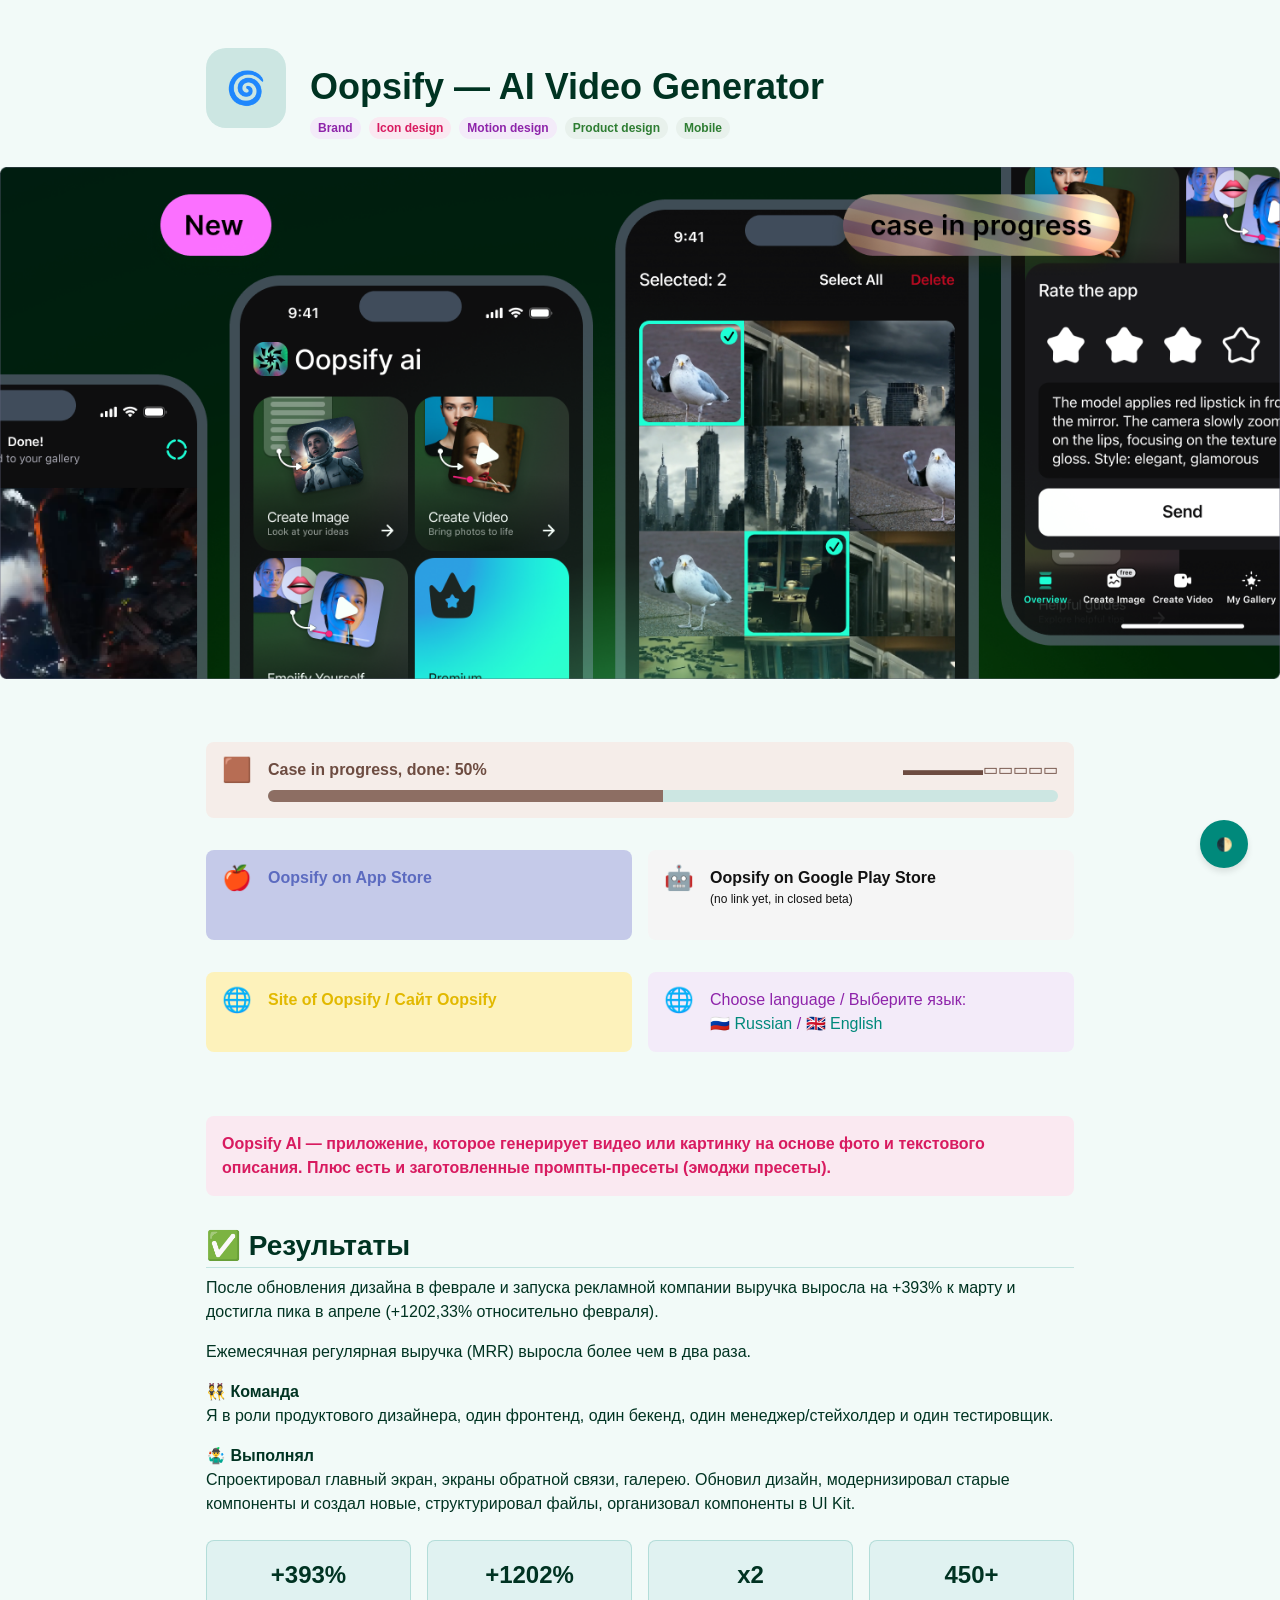
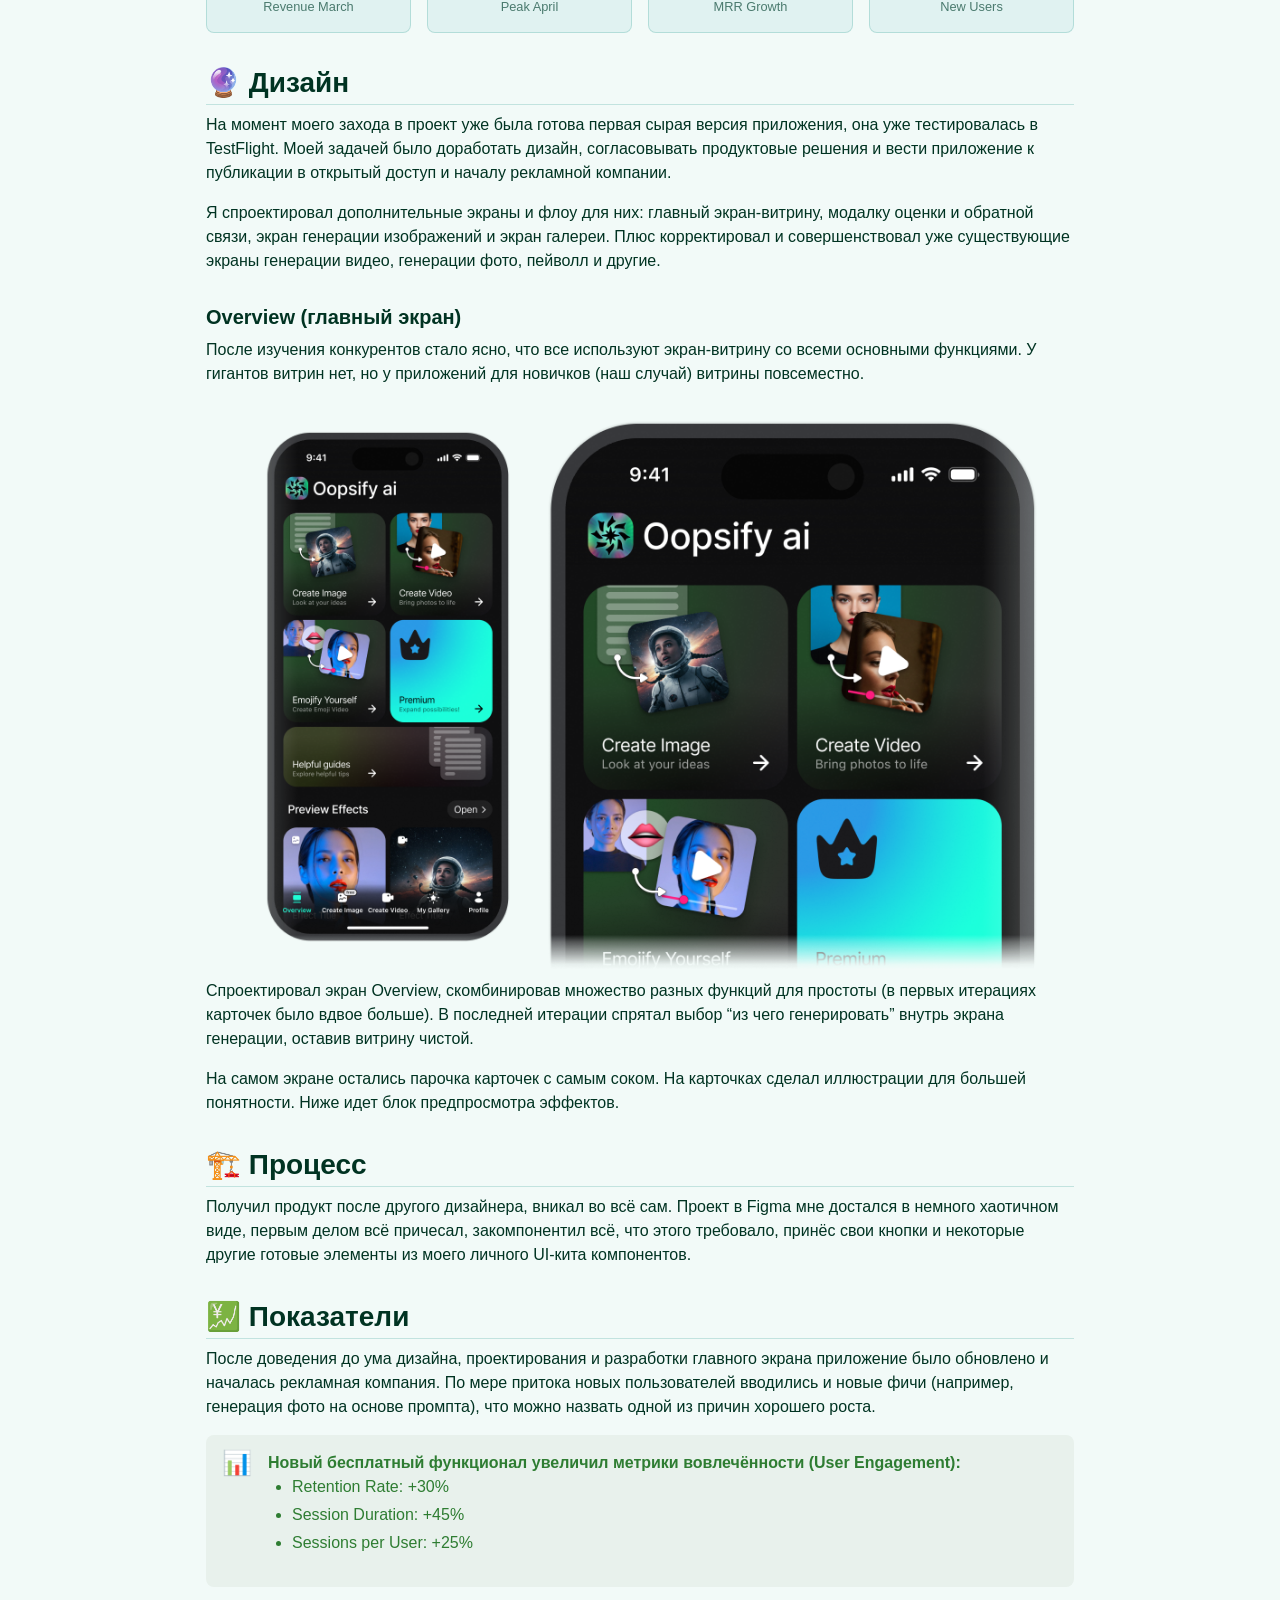
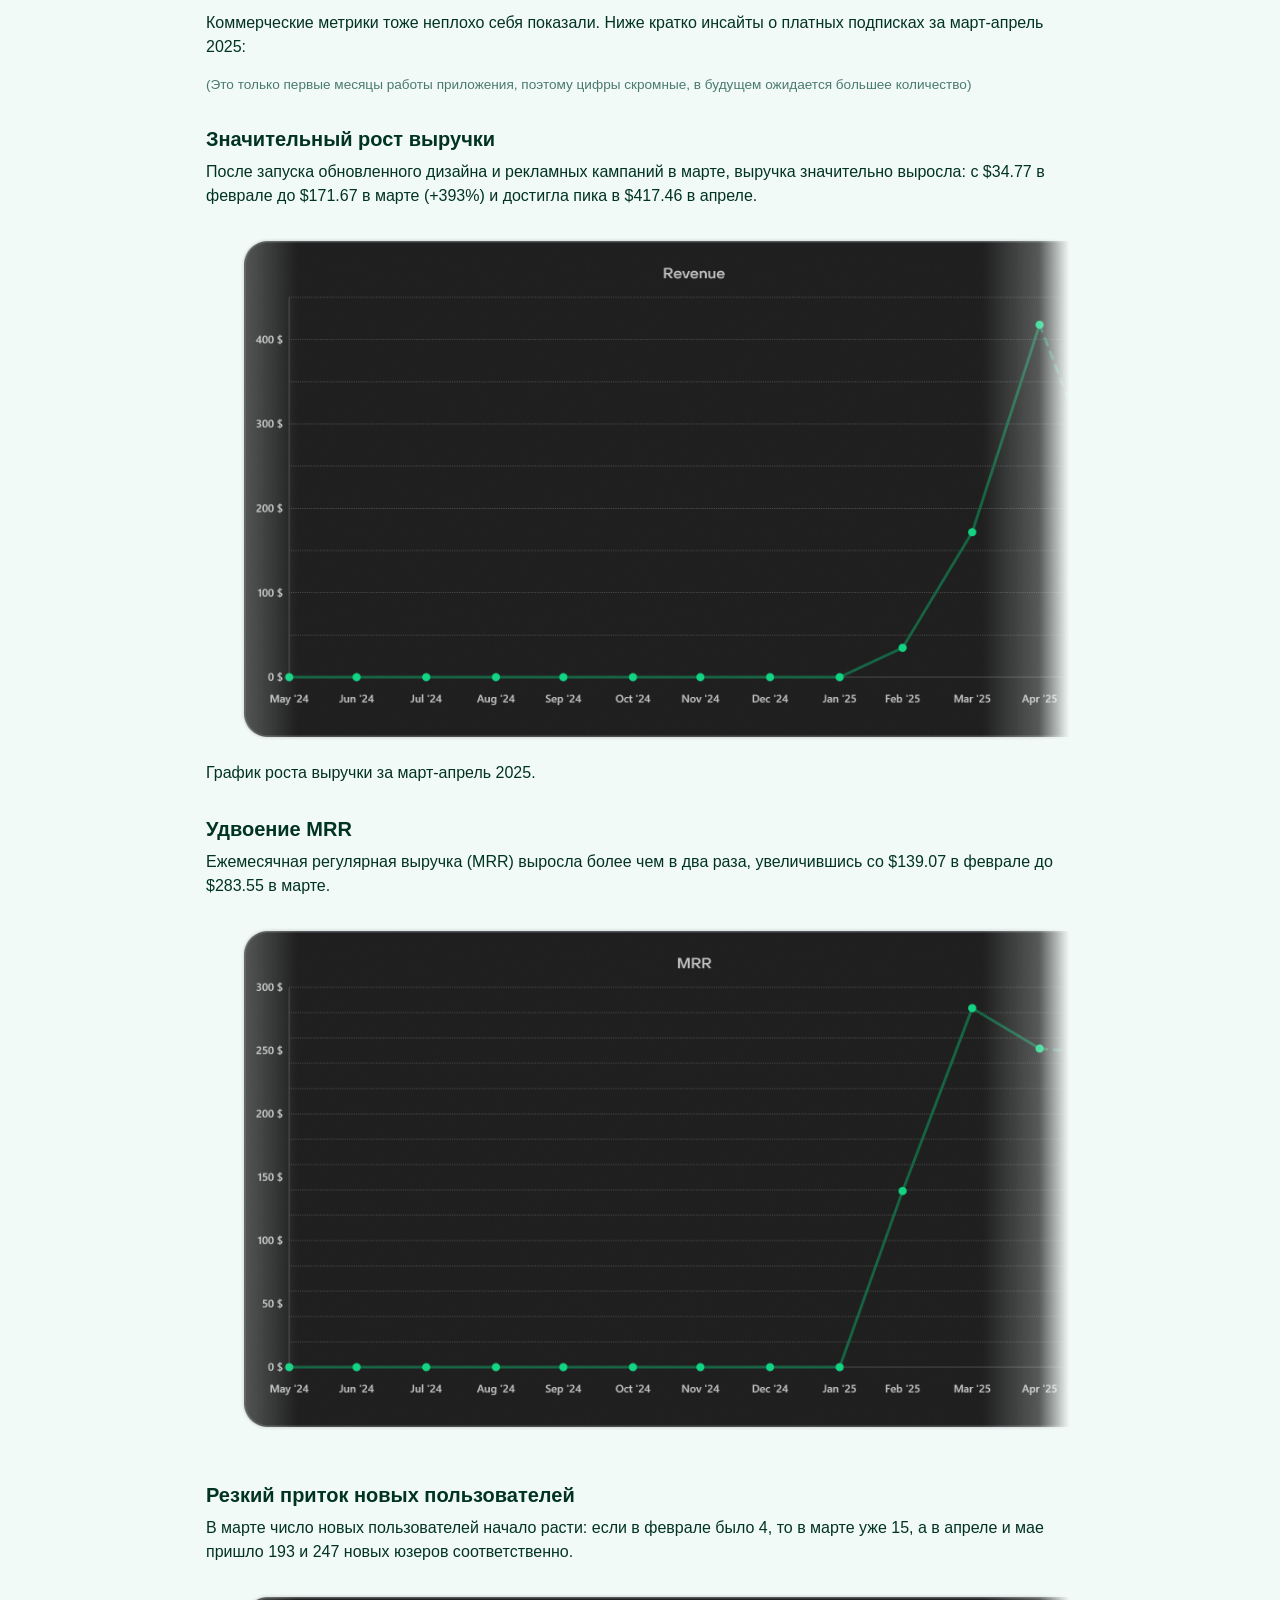
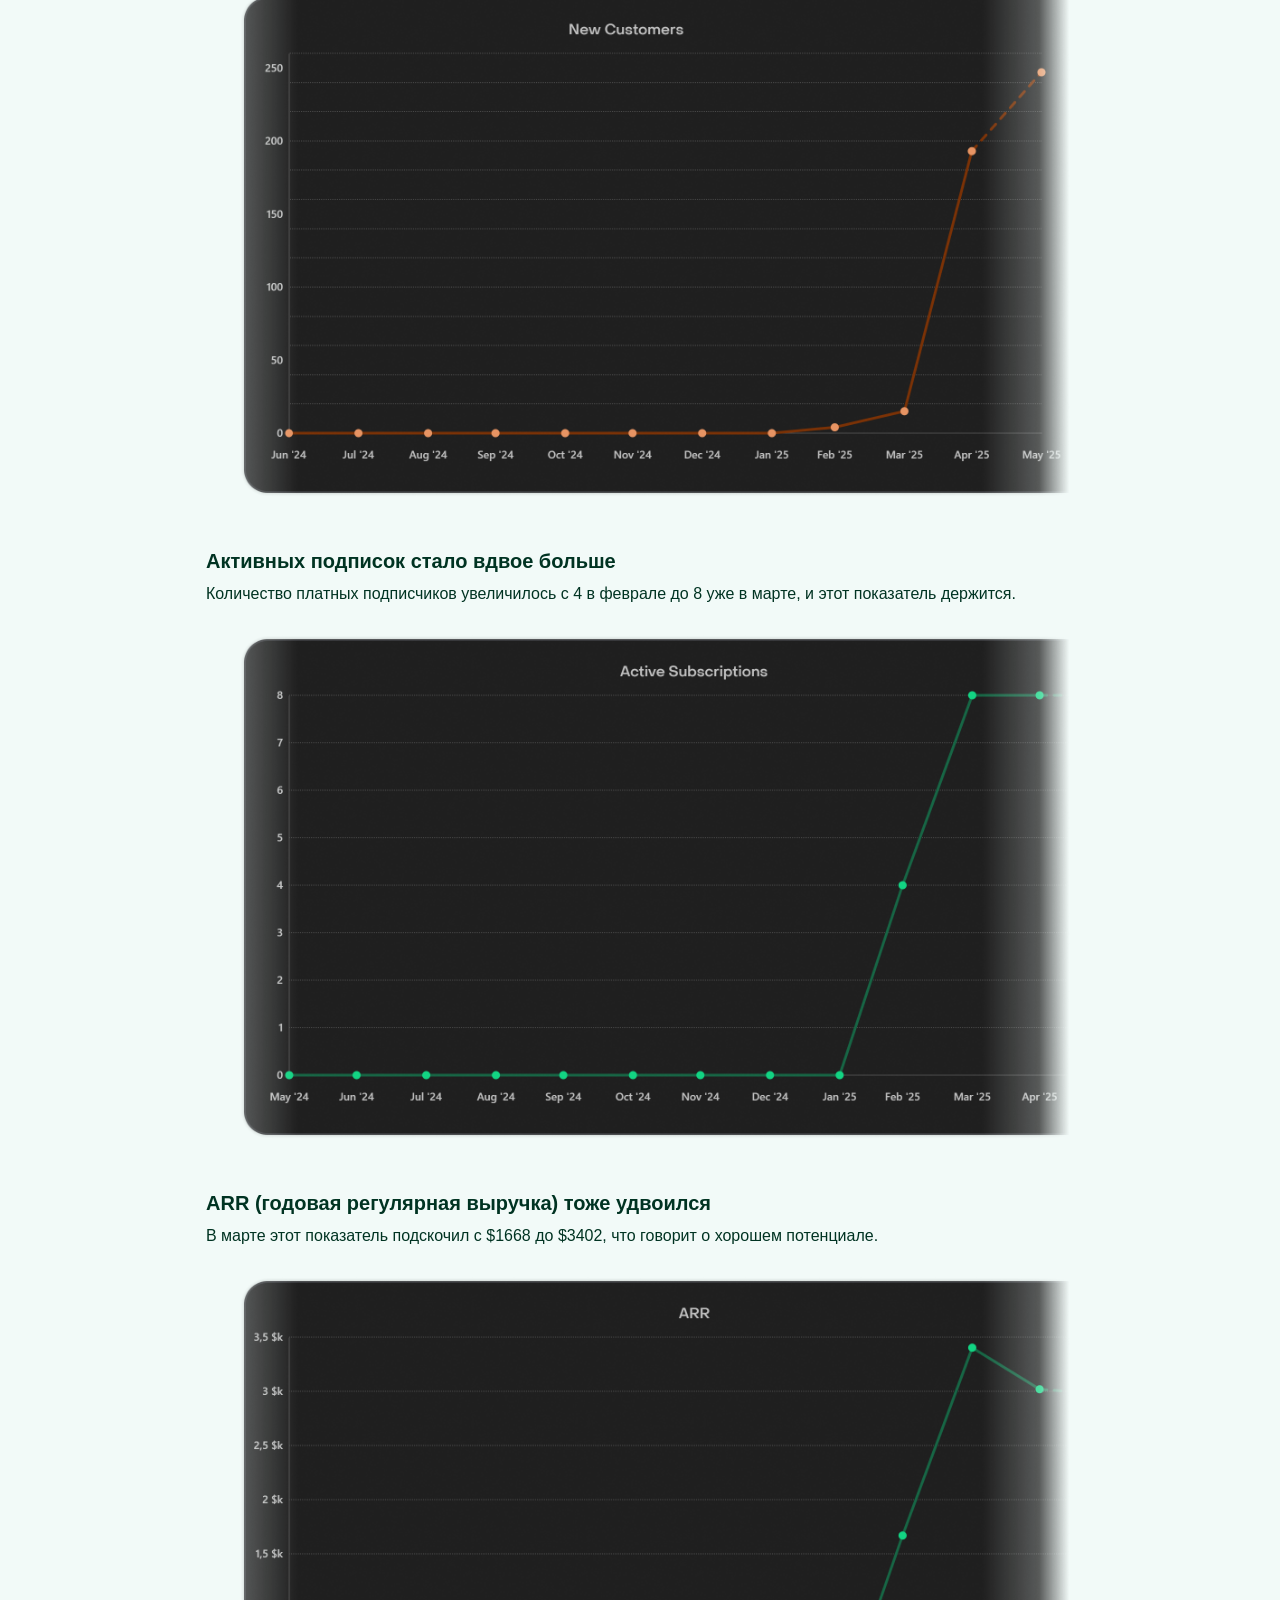
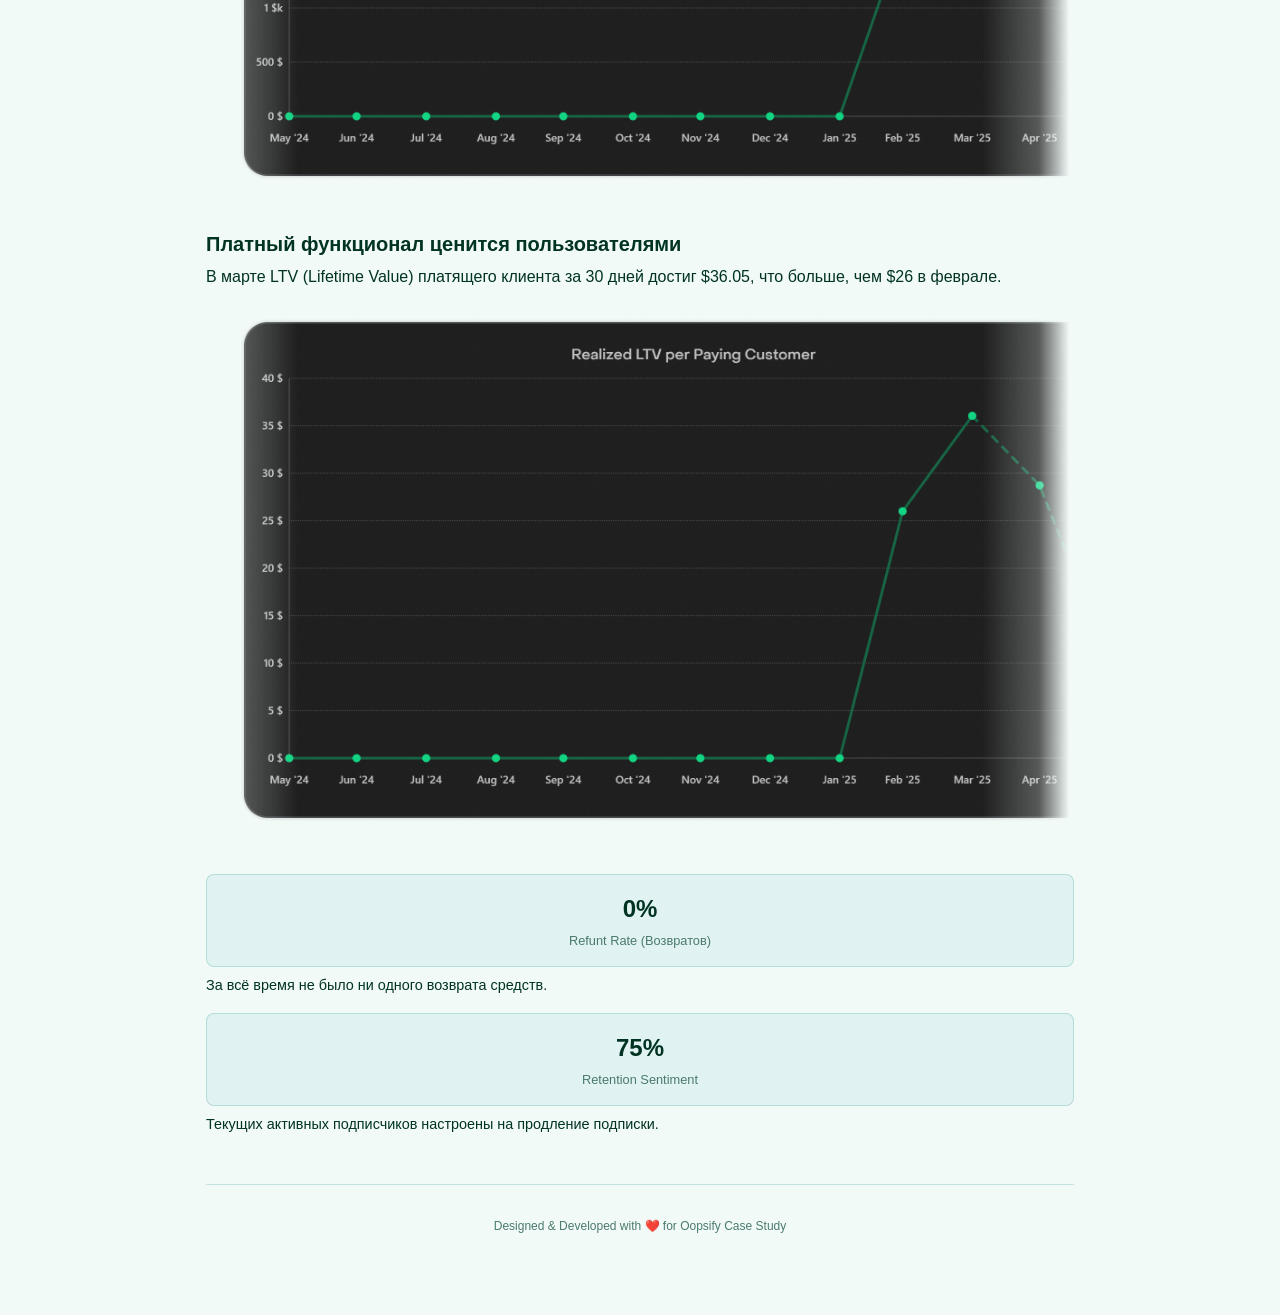
<file: case/oopsify/index.html>
<!DOCTYPE html>
<html lang="ru">

<head>
    <meta charset="UTF-8">
    <meta name="viewport" content="width=device-width, initial-scale=1.0">
    <title>Oopsify — AI Video Generator | Case Study</title>
    <script>
        (function () {
            const theme = localStorage.getItem('portfolio-theme') || (window.matchMedia('(prefers-color-scheme: dark)').matches ? 'dark' : 'light');
            document.documentElement.setAttribute('data-theme', theme);
            document.documentElement.classList.add(theme + '-theme');
        })();
    </script>
    <link rel="stylesheet" href="../../styles/base_tokens.css?v=4">
    <link rel="stylesheet" href="../../styles/semantic_tokens.css?v=4">
    <link rel="stylesheet" href="../../styles/main.css?v=4">
    <link rel="stylesheet" href="../../styles/components.css?v=4">
</head>

<body class="dark-theme oopsify-theme">
    <div id="app">
        <style>
            :root {
                /* Oopsify specific brand override */
                --brand-oopsify: #003322;
                --brand-oopsify-text: #e0f2f1;
            }

            /* Dark theme (default for case page) */
            .dark-theme.oopsify-theme {
                --bg-primary: #001a11;
                --bg-secondary: #002518;
                --bg-tertiary: #003525;
                --text-primary: #e0f2f1;
                --text-secondary: #80cbc4;
                --accent-primary: #00bfa5;
                --border-light: rgba(0, 191, 165, 0.2);
            }

            /* Light theme — Oopsify brand adapted for light mode */
            .light-theme.oopsify-theme {
                --bg-primary: #f2faf8;
                --bg-secondary: #e0f2f1;
                --bg-tertiary: #cce6e2;
                --text-primary: #003322;
                --text-secondary: #4a7a6e;
                --accent-primary: #00897b;
                --border-light: rgba(0, 137, 123, 0.2);
            }

            .progress-bar {
                width: 100%;
                height: 12px;
                background: var(--bg-tertiary);
                border-radius: var(--radius-full);
                overflow: hidden;
                margin-top: var(--space-s);
            }

            .progress-fill {
                height: 100%;
                background: var(--base-brown-600);
                width: 50%;
                /* 50% as in the image */
                transition: width 1s ease-out;
            }

            .hero-cover {
                width: 100%;
                border-radius: var(--radius-l);
                margin-bottom: var(--space-xl);
            }

            .stats-grid {
                display: grid;
                grid-template-columns: repeat(auto-fit, minmax(150px, 1fr));
                gap: var(--space-m);
                margin-top: var(--space-l);
            }

            .info-grid {
                display: grid;
                grid-template-columns: 1fr 1fr;
                gap: var(--space-m);
                margin-top: var(--space-l);
            }

            .grid-full {
                grid-column: 1 / -1;
            }

            @media (max-width: 768px) {
                .info-grid {
                    grid-template-columns: 1fr;
                }
            }
        </style>

        <header class="page-header">
            <div class="profile-section">
                <div class="profile-img"
                    style="display:flex; align-items:center; justify-content:center; font-size: 2rem;">🌀</div>
                <div>
                    <h1>Oopsify — AI Video Generator</h1>
                    <div style="display: flex; gap: var(--space-xs); flex-wrap: wrap;">
                        <span class="badge accent-5">Brand</span>
                        <span class="badge accent-6">Icon design</span>
                        <span class="badge accent-5">Motion design</span>
                        <span class="badge accent-3">Product design</span>
                        <span class="badge accent-3">Mobile</span>
                    </div>
                </div>
            </div>

            <img src="../../images/cover_ofoopsify.png" alt="Oopsify Cover" class="hero-cover"
                style="width: 100vw; margin-left: calc(50% - 50vw); max-width: none; border-radius: 0;">

            <div class="info-grid">
                <div class="callout accent-7 grid-full">
                    <div class="callout-icon">🟫</div>
                    <div class="callout-content">
                        <div style="display:flex; justify-content:space-between; align-items:center;">
                            <strong>Case in progress, done: 50%</strong>
                            <span>▬▬▬▬▬▭▭▭▭▭</span>
                        </div>
                        <div class="progress-bar">
                            <div class="progress-fill"></div>
                        </div>
                    </div>
                </div>

                <a href="https://bit.ly/hi_oopsify_app" target="_blank" class="callout accent-2"
                    style="text-decoration:none;">
                    <div class="callout-icon">🍎</div>
                    <div class="callout-content">
                        <strong>Oopsify on App Store</strong>
                    </div>
                </a>

                <div class="callout accent-1">
                    <div class="callout-icon">🤖</div>
                    <div class="callout-content">
                        <strong>Oopsify on Google Play Store</strong>
                        <p style="font-size: 0.75rem;">(no link yet, in closed beta)</p>
                    </div>
                </div>

                <a href="https://web.archive.org/web/20250523145212/https://oopsify.org/" target="_blank"
                    class="callout accent-4" style="text-decoration:none;">
                    <div class="callout-icon">🌐</div>
                    <div class="callout-content">
                        <strong>Site of Oopsify / Сайт Oopsify</strong>
                    </div>
                </a>

                <div class="callout accent-5">
                    <div class="callout-icon">🌐</div>
                    <div class="callout-content">
                        Choose language / Выберите язык: <br>
                        <a href="#">🇷🇺 Russian</a> / <a href="#">🇬🇧 English</a>
                    </div>
                </div>
            </div>
        </header>

        <div class="callout accent-6" style="margin-top: var(--space-xl); margin-bottom: var(--space-l);">
            <div class="callout-content">
                <strong>Oopsify AI — приложение, которое генерирует видео или картинку на основе фото и текстового
                    описания. Плюс есть и заготовленные промпты-пресеты (эмоджи пресеты).</strong>
            </div>
        </div>

        <section id="results">
            <h2>✅ Результаты</h2>
            <div class="column-list">
                <div class="column">
                    <p>После обновления дизайна в феврале и запуска рекламной компании выручка выросла на +393% к марту
                        и достигла пика в апреле (+1202,33% относительно февраля).</p>
                    <p>Ежемесячная регулярная выручка (MRR) выросла более чем в два раза.</p>
                </div>
                <div class="column">
                    <strong>👯 Команда</strong>
                    <p>Я в роли продуктового дизайнера, один фронтенд, один бекенд, один менеджер/стейхолдер и один
                        тестировщик.</p>
                    <strong>🤹‍♂️ Выполнял</strong>
                    <p>Спроектировал главный экран, экраны обратной связи, галерею. Обновил дизайн, модернизировал
                        старые компоненты и создал новые, структурировал файлы, организовал компоненты в UI Kit.</p>
                </div>
            </div>

            <div class="stats-grid">
                <div class="stat-item">
                    <span class="stat-value">+393%</span>
                    <span class="stat-label">Revenue March</span>
                </div>
                <div class="stat-item">
                    <span class="stat-value">+1202%</span>
                    <span class="stat-label">Peak April</span>
                </div>
                <div class="stat-item">
                    <span class="stat-value">x2</span>
                    <span class="stat-label">MRR Growth</span>
                </div>
                <div class="stat-item">
                    <span class="stat-value">450+</span>
                    <span class="stat-label">New Users</span>
                </div>
            </div>
        </section>

        <section id="design">
            <h2>🔮 Дизайн</h2>
            <p>На момент моего захода в проект уже была готова первая сырая версия приложения, она уже тестировалась в
                TestFlight.
                Моей задачей было доработать дизайн, согласовывать продуктовые решения и вести приложение к публикации в
                открытый доступ и началу рекламной компании.</p>
            <p>Я спроектировал дополнительные экраны и флоу для них: главный экран-витрину, модалку оценки и обратной
                связи, экран генерации изображений и экран галереи.
                Плюс корректировал и совершенствовал уже существующие экраны генерации видео, генерации фото, пейволл и
                другие.</p>

            <h3>Overview (главный экран)</h3>
            <p>После изучения конкурентов стало ясно, что все используют экран-витрину со всеми основными функциями. У
                гигантов витрин нет, но у приложений для новичков (наш случай) витрины повсеместно.</p>

            <div class="image-block">
                <img src="../../images/1_1_-_Overview_page_v2.png" alt="Overview Page Design">
                <p class="caption">Спроектировал экран Overview, скомбинировав множество разных функций для простоты (в
                    первых итерациях карточек было вдвое больше).
                    В последней итерации спрятал выбор “из чего генерировать” внутрь экрана генерации, оставив витрину
                    чистой.</p>
            </div>

            <p>На самом экране остались парочка карточек с самым соком. На карточках сделал иллюстрации для большей
                понятности. Ниже идет блок предпросмотра эффектов.</p>
        </section>

        <section id="process">
            <h2>🏗️ Процесс</h2>
            <p>Получил продукт после другого дизайнера, вникал во всё сам. Проект в Figma мне достался в немного
                хаотичном виде,
                первым делом всё причесал, закомпонентил всё, что этого требовало, принёс свои кнопки и некоторые другие
                готовые элементы из моего личного UI-кита компонентов.</p>
        </section>

        <section id="metrics">
            <h2>💹 Показатели</h2>
            <p>После доведения до ума дизайна, проектирования и разработки главного экрана приложение было обновлено и
                началась рекламная компания.
                По мере притока новых пользователей вводились и новые фичи (например, генерация фото на основе промпта),
                что можно назвать одной из причин хорошего роста.</p>

            <div class="callout accent-3">
                <div class="callout-icon">📊</div>
                <div class="callout-content">
                    <strong>Новый бесплатный функционал увеличил метрики вовлечённости (User Engagement):</strong>
                    <ul>
                        <li>Retention Rate: +30%</li>
                        <li>Session Duration: +45%</li>
                        <li>Sessions per User: +25%</li>
                    </ul>
                </div>
            </div>

            <p style="margin-top: var(--space-l);">Коммерческие метрики тоже неплохо себя показали. Ниже кратко инсайты
                о платных подписках за март-апрель 2025:</p>
            <p style="font-size: 0.85rem; color: var(--text-secondary); margin-bottom: var(--space-l);">
                (Это только первые месяцы работы приложения, поэтому цифры скромные, в будущем ожидается большее
                количество)
            </p>

            <h3>Значительный рост выручки</h3>
            <p>После запуска обновленного дизайна и рекламных кампаний в марте, выручка значительно выросла: с $34.77 в
                феврале до $171.67 в марте (+393%) и достигла пика в $417.46 в апреле.</p>
            <div class="image-block">
                <img src="../../images/1_-_revenue.png" alt="Revenue Chart">
                <p class="caption">График роста выручки за март-апрель 2025.</p>
            </div>

            <h3>Удвоение MRR</h3>
            <p>Ежемесячная регулярная выручка (MRR) выросла более чем в два раза, увеличившись со $139.07 в феврале до
                $283.55 в марте.</p>
            <div class="image-block">
                <img src="../../images/2_-_mrr.png" alt="MRR Chart">
            </div>

            <h3>Резкий приток новых пользователей</h3>
            <p>В марте число новых пользователей начало расти: если в феврале было 4, то в марте уже 15, а в апреле и
                мае пришло 193 и 247 новых юзеров соответственно.</p>
            <div class="image-block">
                <img src="../../images/3_-_new_cutomers_v2.png" alt="New Customers Chart">
            </div>

            <h3>Активных подписок стало вдвое больше</h3>
            <p>Количество платных подписчиков увеличилось с 4 в феврале до 8 уже в марте, и этот показатель держится.
            </p>
            <div class="image-block">
                <img src="../../images/4_-_active_subscription.png" alt="Active Subscriptions Chart">
            </div>

            <h3>ARR (годовая регулярная выручка) тоже удвоился</h3>
            <p>В марте этот показатель подскочил с $1668 до $3402, что говорит о хорошем потенциале.</p>
            <div class="image-block">
                <img src="../../images/5_-_arr.png" alt="ARR Chart">
            </div>

            <h3>Платный функционал ценится пользователями</h3>
            <p>В марте LTV (Lifetime Value) платящего клиента за 30 дней достиг $36.05, что больше, чем $26 в феврале.
            </p>
            <div class="image-block">
                <img src="../../images/6_-_realizing_LTV_per_paying_customer.png" alt="LTV Chart">
            </div>

            <div class="column-list" style="margin-top: var(--space-xl);">
                <div class="column">
                    <div class="stat-item">
                        <span class="stat-value">0%</span>
                        <span class="stat-label">Refunt Rate (Возвратов)</span>
                    </div>
                    <p style="font-size: 0.9rem; margin-top: 0.5rem;">За всё время не было ни одного возврата средств.
                    </p>
                </div>
                <div class="column">
                    <div class="stat-item">
                        <span class="stat-value">75%</span>
                        <span class="stat-label">Retention Sentiment</span>
                    </div>
                    <p style="font-size: 0.9rem; margin-top: 0.5rem;">Текущих активных подписчиков настроены на
                        продление подписки.</p>
                </div>
            </div>
        </section>

        <footer style="text-align: center; margin-top: var(--space-xxl); padding-bottom: var(--space-xl);">
            <hr>
            <p style="font-size: 0.75rem; color: var(--text-secondary);">Designed & Developed with ❤️ for Oopsify Case
                Study</p>
        </footer>
    </div>

    <button class="theme-toggle-btn" onclick="toggleTheme()" aria-label="Toggle Theme">🌓</button>

    <script src="../../scripts/theme_switcher.js?v=3"></script>
    <script src="../../scripts/router.js?v=3"></script>
</body>

</html>
</file>
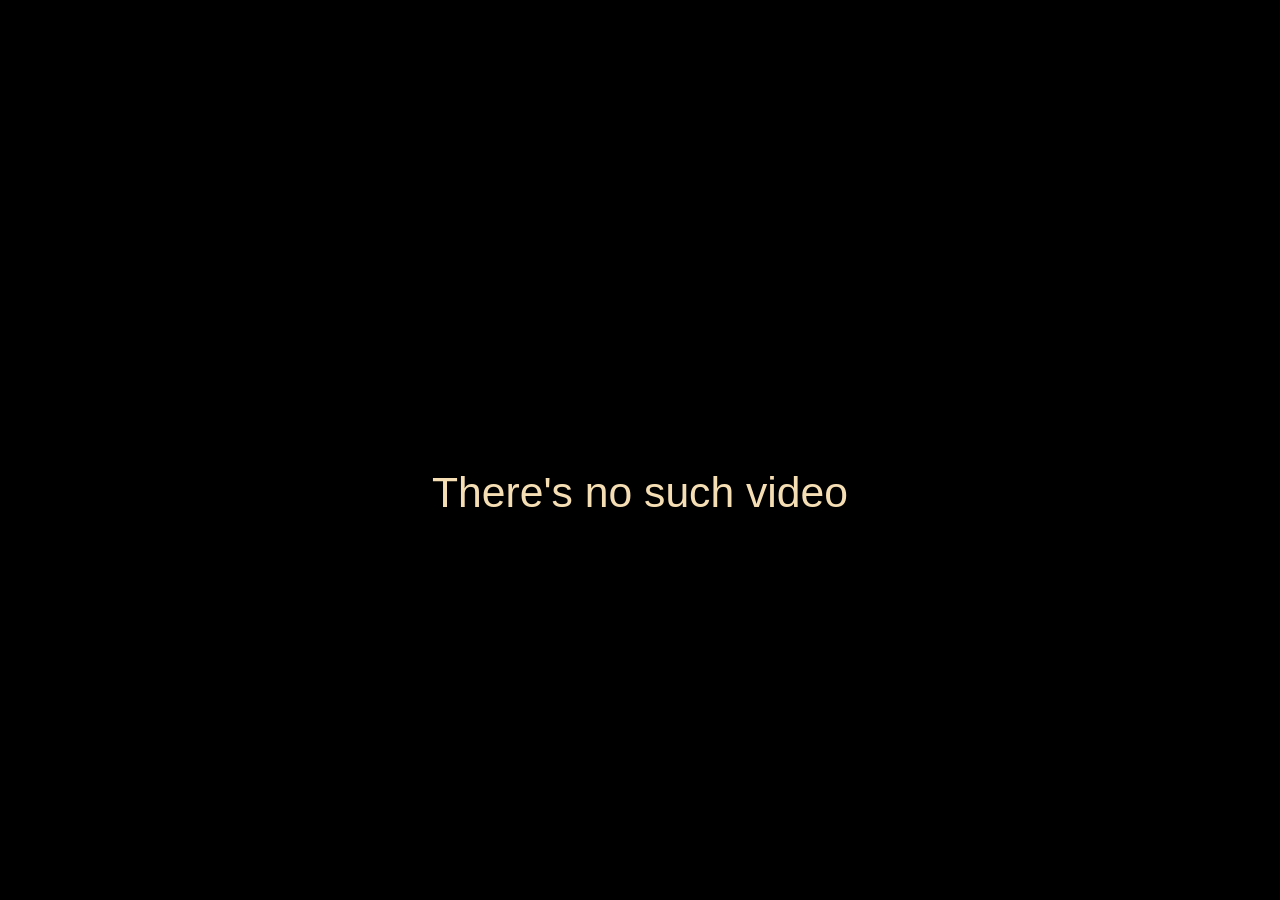
<file: drive-embed.html>
<!DOCTYPE html>
<html>
<head>
  <title>Google Drive Embed</title>
  <style>
    body {
      margin: 0;
      overflow: hidden;
      background-color: black;
    }
    body p{
      /* margin: 30%; */
      overflow: hidden;
      background-color: black;
      /* font-family: Roboto; */
      color: wheat;
      font-family: 'Roboto', 'Arial', sans-serif;
      font-size: 32pt;
      display: flex;
      justify-content: center;
      align-items: center;
      flex-wrap: wrap;
      align-content: center;
      position: fixed;
      /* top: 0px; */
      /* bottom: 0px; */
      height: 100%;
      width: 100%;
    }

    iframe {
      width: 100vw;
      height: 100vh;
      border: none;
    }
  </style>
</head>
<body>
  <div id="video-container">
    <!-- iframe will be inserted here -->
  </div>

  <script>
    document.addEventListener('DOMContentLoaded', function() {
      const videoContainer = document.getElementById('video-container');
      const params = new URLSearchParams(window.location.search);
      const driveFileId = params.get('v'); // Get Google Drive file ID from URL parameter

      if (driveFileId) {
        const googleDrivePreviewUrl = `https://drive.google.com/file/d/${driveFileId}/preview`; // Construct Google Drive preview URL

        const iframe = document.createElement('iframe');
        iframe.src = googleDrivePreviewUrl;
        iframe.title = 'Google Drive Video';
        iframe.frameborder = '0';
        iframe.allow = 'accelerometer; autoplay; clipboard-write; encrypted-media; gyroscope; picture-in-picture; web-share';
        iframe.allowfullscreen = true; // Allow fullscreen mode

        videoContainer.appendChild(iframe);

      } else {
        videoContainer.innerHTML = '<p>There\'s no such video</p>'; // Error message for missing drive_id
      }
    });
  </script>
</body>
</html>
</file>
<file: styles/base_tokens.css>
/* Primitive Tokens (Base Level) */
:root {
    /* Grays - Reverse numbering (100 is dark, 900 is light) */
    --base-gray-050: #050505;
    --base-gray-100: #121212;
    --base-gray-200: #1e1e1e;
    --base-gray-300: #2c2c2c;
    --base-gray-400: #3f3f3f;
    --base-gray-500: #555555;
    --base-gray-600: #777777;
    --base-gray-700: #aaaaaa;
    --base-gray-800: #d0d0d0;
    --base-gray-900: #f5f5f5;
    --base-gray-950: #ffffff;

    /* Blue Palette */
    --base-blue-050: #02040a;
    --base-blue-100: #0a192f;
    --base-blue-200: #1a237e;
    --base-blue-300: #283593;
    --base-blue-400: #303f9f;
    --base-blue-500: #3f51b5;
    --base-blue-600: #5c6bc0;
    --base-blue-700: #7986cb;
    --base-blue-800: #9fa8da;
    --base-blue-900: #c5cae9;
    --base-blue-950: #e8eaf6;

    /* Teal Palette */
    --base-teal-050: #001a11;
    --base-teal-100: #002518;
    --base-teal-200: #004d40;
    --base-teal-300: #00695c;
    --base-teal-400: #00796b;
    --base-teal-500: #00897b;
    --base-teal-600: #009688;
    --base-teal-700: #26a69a;
    --base-teal-800: #4db6ac;
    --base-teal-900: #80cbc4;
    --base-teal-950: #e0f2f1;

    /* Accent Palettes (Notion-style highlights) - Simplified expansion */
    /* Yellow */
    --base-yellow-050: #1a1600;
    --base-yellow-100: #332b00;
    --base-yellow-200: #4d4000;
    --base-yellow-300: #665600;
    --base-yellow-400: #806c00;
    --base-yellow-500: #e2b900;
    --base-yellow-600: #f7ce00;
    --base-yellow-700: #ffde33;
    --base-yellow-800: #ffea66;
    --base-yellow-900: #fdf2bb;
    --base-yellow-950: #fffceb;

    /* Green */
    --base-green-050: #001508;
    --base-green-100: #002b11;
    --base-green-200: #004d1f;
    --base-green-300: #00702d;
    --base-green-400: #00933b;
    --base-green-500: #2e7d32;
    --base-green-600: #43a047;
    --base-green-700: #66bb6a;
    --base-green-800: #81c784;
    --base-green-900: #e8f1ec;
    --base-green-950: #f1f8f4;

    /* Purple */
    --base-purple-050: #16001a;
    --base-purple-100: #2b0033;
    --base-purple-200: #4a005c;
    --base-purple-300: #6a0085;
    --base-purple-400: #7b1fa2;
    --base-purple-500: #8e24aa;
    --base-purple-600: #ab47bc;
    --base-purple-700: #ce93d8;
    --base-purple-800: #e1bee7;
    --base-purple-900: #f3ebf9;
    --base-purple-950: #f9f4fd;

    /* Pink */
    --base-pink-050: #1a000d;
    --base-pink-100: #33001a;
    --base-pink-200: #640032;
    --base-pink-300: #880e4f;
    --base-pink-400: #ad1457;
    --base-pink-500: #d81b60;
    --base-pink-600: #ec407a;
    --base-pink-700: #f06292;
    --base-pink-800: #f48fb1;
    --base-pink-900: #fae9f1;
    --base-pink-950: #fdf2f7;

    /* Brown */
    --base-brown-050: #160d08;
    --base-brown-100: #2b1a11;
    --base-brown-200: #3e2723;
    --base-brown-300: #4e342e;
    --base-brown-400: #5d4037;
    --base-brown-500: #6d4c41;
    --base-brown-600: #8d6e63;
    --base-brown-700: #a1887f;
    --base-brown-800: #bcaaa4;
    --base-brown-900: #f5ede9;
    --base-brown-950: #faf7f5;

    /* Spacing */
    --space-xs: 4px;
    --space-s: 8px;
    --space-m: 16px;
    --space-l: 24px;
    --space-xl: 32px;
    --space-xxl: 48px;

    /* Border Radius */
    --radius-s: 4px;
    --radius-m: 8px;
    --radius-l: 12px;
    --radius-xl: 20px;
    --radius-full: 9999px;

    /* Transitions */
    --transition-fast: 150ms cubic-bezier(0.4, 0, 0.2, 1);
    --transition-normal: 300ms cubic-bezier(0.4, 0, 0.2, 1);
}
</file>
<file: styles/main.css>
/* Main Global Styles */

* {
    box-sizing: border-box;
    margin: 0;
    padding: 0;
}

html {
    font-size: 16px;
    /* scroll-behavior: smooth; REMOVED per user request for instant scroll */
    scroll-behavior: smooth;
    overflow-x: hidden;
}

body {
    background-color: var(--bg-primary);
    color: var(--text-primary);
    font-family: ui-sans-serif, -apple-system, BlinkMacSystemFont, "Segoe UI", Helvetica, Arial, sans-serif, "Apple Color Emoji", "Segoe UI Emoji", "Segoe UI Symbol";
    line-height: 1.5;
    /* transition: background-color var(--transition-normal), color var(--transition-normal); REMOVED per user request */
    padding: var(--space-xl) var(--space-m);
    max-width: 900px;
    margin: 0 auto;
}



a {
    color: var(--accent-primary);
    text-decoration: none;
    transition: color var(--transition-fast);
}

a:hover {
    text-decoration: underline;
    color: var(--accent-secondary);
}

h1,
h2,
h3,
h4 {
    font-weight: 600;
    line-height: 1.25;
    margin-top: var(--space-xl);
    margin-bottom: var(--space-s);
}

h1 {
    font-size: 2.25rem;
}

h2 {
    font-size: 1.75rem;
    border-bottom: 1px solid var(--border-light);
    padding-bottom: var(--space-xs);
}

h3 {
    font-size: 1.25rem;
}

p {
    margin-bottom: var(--space-m);
}

ul,
ol {
    margin-left: var(--space-l);
    margin-bottom: var(--space-m);
}

li {
    margin-bottom: var(--space-xs);
}

code {
    background-color: var(--bg-secondary);
    padding: 0.2rem 0.4rem;
    border-radius: var(--radius-s);
    font-size: 0.875rem;
    font-family: SFMono-Regular, Consolas, "Liberation Mono", Menlo, monospace;
}

hr {
    border: none;
    border-top: 1px solid var(--border-light);
    margin: var(--space-xl) 0;
}

img {
    max-width: 100%;
    border-radius: var(--radius-m);
}

/* Hide scrollbar but keep functionality if needed */
body::-webkit-scrollbar {
    width: 8px;
}

body::-webkit-scrollbar-track {
    background: var(--bg-primary);
}

body::-webkit-scrollbar-thumb {
    background: var(--text-secondary);
    border-radius: var(--radius-full);
}

body::-webkit-scrollbar-thumb:hover {
    background: var(--text-primary);
}
</file>
<file: styles/components.css>
/* Component Styles */

/* Callout */
.callout {
    display: flex;
    gap: var(--space-m);
    padding: var(--space-m);
    border-radius: var(--radius-m);
    margin-bottom: var(--space-m);
    align-items: flex-start;
}

.callout-icon {
    font-size: 1.5rem;
    line-height: 1;
}

.callout-content {
    flex: 1;
}

/* Callout accent colors → defined in semantic_tokens.css as .accent-N */
/* Backward-compat aliases (DEPRECATED — use .accent-N instead): */
.callout-gray {
    background-color: var(--surface-accent-1);
    color: var(--text-accent-1);
}

.callout-blue {
    background-color: var(--surface-accent-2);
    color: var(--text-accent-2);
}

.callout-green {
    background-color: var(--surface-accent-3);
    color: var(--text-accent-3);
}

.callout-yellow {
    background-color: var(--surface-accent-4);
    color: var(--text-accent-4);
}

.callout-purple {
    background-color: var(--surface-accent-5);
    color: var(--text-accent-5);
}

.callout-pink {
    background-color: var(--surface-accent-6);
    color: var(--text-accent-6);
}

.callout-brown {
    background-color: var(--surface-accent-7);
    color: var(--text-accent-7);
}

/* ─── Cards ─── */
.card-grid {
    display: grid;
    grid-template-columns: repeat(auto-fill, minmax(280px, 1fr));
    gap: var(--space-l);
}

.card {
    background: var(--bg-secondary);
    border-radius: var(--radius-m);
    border: 1px solid var(--border-light);
    overflow: hidden;
    transition: transform var(--transition-fast), box-shadow var(--transition-fast);
}

.card:hover {
    transform: translateY(-4px);
    box-shadow: var(--shadow-md);
}

.card-body {
    padding: var(--space-m);
}

.card-title {
    margin: 0 0 var(--space-xs);
    font-size: 1.1rem;
    font-weight: 700;
}

.card-desc {
    color: var(--text-secondary);
    font-size: 0.9rem;
    margin: 0 0 var(--space-m);
}


/* ─── Stat Items ─── */
/* Styled to match Oopsify but gray/neutral by default */
.stat-item {
    padding: var(--space-m);
    background: var(--bg-secondary);
    border-radius: var(--radius-m);
    border: 1px solid var(--border-light);
    text-align: center;
    display: flex;
    flex-direction: column;
    justify-content: center;
    align-items: center;
    min-width: 120px;
}

.stat-value {
    font-size: 1.5rem;
    font-weight: 700;
    color: var(--text-primary);
    /* Default to neutral */
    display: block;
    margin-bottom: 4px;
}

/* Optional: Allow accent text on stat value via helper class or inline style if needed, 
   but default component is gray per user request. 
   Can add .text-accent-X helper if needed later. */

.stat-label {
    font-size: 0.8rem;
    color: var(--text-secondary);
    font-weight: 500;
}


/* Badges */
.badge {
    display: inline-block;
    padding: 2px var(--space-s);
    border-radius: var(--radius-full);
    font-size: 0.75rem;
    font-weight: 600;
    margin-right: var(--space-xs);
    margin-bottom: var(--space-xs);
}

/* Badge accent colors → defined in semantic_tokens.css as .accent-N */
/* Backward-compat aliases (DEPRECATED — use .accent-N instead): */
.badge-gray {
    background-color: var(--surface-accent-1);
    color: var(--text-accent-1);
}

.badge-blue {
    background-color: var(--surface-accent-2);
    color: var(--text-accent-2);
}

.badge-green {
    background-color: var(--surface-accent-3);
    color: var(--text-accent-3);
}

.badge-yellow {
    background-color: var(--surface-accent-4);
    color: var(--text-accent-4);
}

.badge-purple {
    background-color: var(--surface-accent-5);
    color: var(--text-accent-5);
}

.badge-pink {
    background-color: var(--surface-accent-6);
    color: var(--text-accent-6);
}

.badge-brown {
    background-color: var(--surface-accent-7);
    color: var(--text-accent-7);
}

/* Theme Switcher Button */
.theme-toggle-btn {
    position: fixed;
    bottom: var(--space-xl);
    right: var(--space-xl);
    width: 48px;
    height: 48px;
    border-radius: var(--radius-full);
    background-color: var(--accent-primary);
    color: var(--text-inverse);
    border: none;
    cursor: pointer;
    display: flex;
    align-items: center;
    justify-content: center;
    box-shadow: var(--shadow-md);
    z-index: 1000;
    transition: transform var(--transition-fast), background-color var(--transition-fast);
}

.theme-toggle-btn:hover {
    transform: scale(1.1);
}

/* Page Header */
header.page-header {
    margin-bottom: var(--space-xxl);
}

.profile-section {
    display: flex;
    align-items: center;
    gap: var(--space-l);
    margin-bottom: var(--space-l);
}

.profile-img {
    width: 80px;
    height: 80px;
    border-radius: var(--radius-xl);
    background-color: var(--bg-tertiary);
}
</file>
<file: overview/overview.css>
/* Overview Page Layout: Sidebar + Content */

/* ─── Override body constraints from main.css ─── */
body.overview-body {
    max-width: 100% !important;
    padding: 0 !important;
    margin: 0 !important;
}

#overview-app {
    display: flex !important;
    min-height: 100vh;
    width: 100%;
}

/* ─── Sidebar ─── */
.sidebar {
    width: 260px;
    min-width: 260px;
    flex-shrink: 0;
    background: var(--bg-secondary);
    border-right: 1px solid var(--border-light);
    height: 100vh;
    position: sticky;
    top: 0;
    display: flex;
    flex-direction: column;
    overflow-y: auto;
}

.sidebar-header {
    padding: var(--space-l) var(--space-m) var(--space-m);
    border-bottom: 1px solid var(--border-light);
}

.sidebar-header h2 {
    margin: 0;
    font-size: 1.1rem;
    font-weight: 700;
    border: none;
    padding: 0;
}

.sidebar-header p {
    margin: 4px 0 0;
    font-size: 0.75rem;
    color: var(--text-secondary);
}

.sidebar-footer {
    margin-top: auto;
    padding: var(--space-m);
    border-top: 1px solid var(--border-light);
}

.theme-toggle-btn-small {
    width: 100%;
    padding: 8px;
    border: 1px solid var(--border-light);
    background: var(--bg-primary);
    color: var(--text-primary);
    border-radius: var(--radius-s);
    cursor: pointer;
    font-size: 0.85rem;
    transition: background var(--transition-fast);
}

.theme-toggle-btn-small:hover {
    background: var(--bg-tertiary);
}

/* ─── Tree Navigation ─── */
.tree-nav ul {
    list-style: none;
    padding-left: 0;
    margin: 0;
}

.tree-nav>ul {
    padding: var(--space-s) 0;
}

.tree-nav li {
    margin: 0;
}

.tree-item {
    padding: 7px var(--space-m);
    cursor: pointer;
    font-size: 0.875rem;
    font-weight: 600;
    color: var(--text-primary);
    display: flex;
    align-items: center;
    gap: 8px;
    transition: background var(--transition-fast);
    user-select: none;
}

.tree-item:hover {
    background: var(--bg-tertiary);
}

.tree-leaf {
    padding: 6px var(--space-m) 6px calc(var(--space-m) + 24px);
    cursor: pointer;
    font-size: 0.8rem;
    color: var(--text-secondary);
    transition: background var(--transition-fast), color var(--transition-fast);
    user-select: none;
    list-style: none;
}

.tree-leaf:hover {
    background: var(--bg-tertiary);
    color: var(--text-primary);
}

.tree-leaf.active-leaf {
    background: var(--accent-primary);
    color: #fff;
}

.tree-leaf-l2 {
    padding-left: calc(var(--space-m) + 44px);
}

.tree-group {
    display: none;
    overflow: hidden;
}

.tree-group.open {
    display: block;
}

.tree-icon {
    font-size: 0.85rem;
    width: 18px;
    text-align: center;
}

/* ─── Content Area ─── */
.content-area {
    flex: 1;
    padding: var(--space-xl) var(--space-xxl);
    overflow-y: auto;
    min-width: 0;
}

.content-area h1 {
    margin-top: 0;
    font-size: 1.75rem;
    margin-bottom: var(--space-m);
    border: none;
    padding: 0;
}

/* ─── Overview Sections: TAB SWITCHING (hide all, show active) ─── */
.overview-section {
    display: block;
    margin-bottom: var(--space-xxl);
    /* Add spacing between sections */
}

.overview-section.active {
    display: block !important;
    animation: fadeIn 0.2s ease;
}

@keyframes fadeIn {
    from {
        opacity: 0;
        transform: translateY(6px);
    }

    to {
        opacity: 1;
        transform: translateY(0);
    }
}

/* ─── Color Swatches ─── */
.palette-grid {
    display: grid;
    grid-template-columns: repeat(auto-fill, minmax(80px, 1fr));
    gap: 4px;
    margin-bottom: var(--space-l);
}

.palette-grid.full-row {
    grid-template-columns: repeat(11, 1fr);
}

.swatch {
    height: 56px;
    border-radius: var(--radius-s);
    border: 1px solid var(--border-light);
    display: flex;
    align-items: flex-end;
    padding: 4px 6px;
    font-size: 9px;
    font-weight: 600;
    color: #fff;
    text-shadow: 0 1px 2px rgba(0, 0, 0, 0.5);
}

.color-row-container h4 {
    margin: var(--space-m) 0 4px;
    font-size: 0.85rem;
    color: var(--text-secondary);
    font-weight: 500;
    border: none;
    padding: 0;
}

.color-row-container h4:first-child {
    margin-top: 0;
}

/* ─── Semantic accent grid ─── */
.accent-grid {
    display: grid;
    grid-template-columns: repeat(4, 1fr);
    gap: 8px;
}

.accent-swatch {
    height: 72px;
    border-radius: var(--radius-m);
    display: flex;
    flex-direction: column;
    align-items: flex-start;
    justify-content: flex-end;
    padding: 8px;
    font-size: 0.75rem;
    font-weight: 600;
}

.accent-swatch small {
    font-size: 9px;
    font-weight: 400;
    opacity: 0.8;
}

/* ─── Demo row (flex wrapper) ─── */
.demo-row {
    display: flex;
    gap: 16px;
    flex-wrap: wrap;
    align-items: center;
}

/* ─── Spacing / Radius demos ─── */
.spacing-row {
    display: flex;
    align-items: center;
    gap: var(--space-s);
    margin-bottom: var(--space-s);
}

.spacing-bar {
    height: 20px;
    background: var(--accent-primary);
    border-radius: 2px;
}

.spacing-label {
    font-size: 0.8rem;
    color: var(--text-secondary);
    min-width: 90px;
}

.radius-box {
    background: var(--bg-secondary);
    border: 1px solid var(--accent-primary);
    height: 64px;
    width: 64px;
    display: flex;
    align-items: center;
    justify-content: center;
    font-size: 11px;
    color: var(--text-secondary);
}

/* Shadow demo */
.shadow-demo {
    width: 120px;
    height: 80px;
    background: var(--bg-secondary);
    border-radius: var(--radius-m);
    display: flex;
    align-items: center;
    justify-content: center;
    font-size: 0.8rem;
    color: var(--text-secondary);
}

/* Transition demo */
.transition-demo {
    width: 100px;
    height: 100px;
    background: var(--accent-primary);
    border-radius: var(--radius-m);
    display: flex;
    align-items: center;
    justify-content: center;
    color: #fff;
    font-size: 0.75rem;
    cursor: pointer;
}

.transition-demo:hover {
    transform: scale(1.15);
}
</file>
